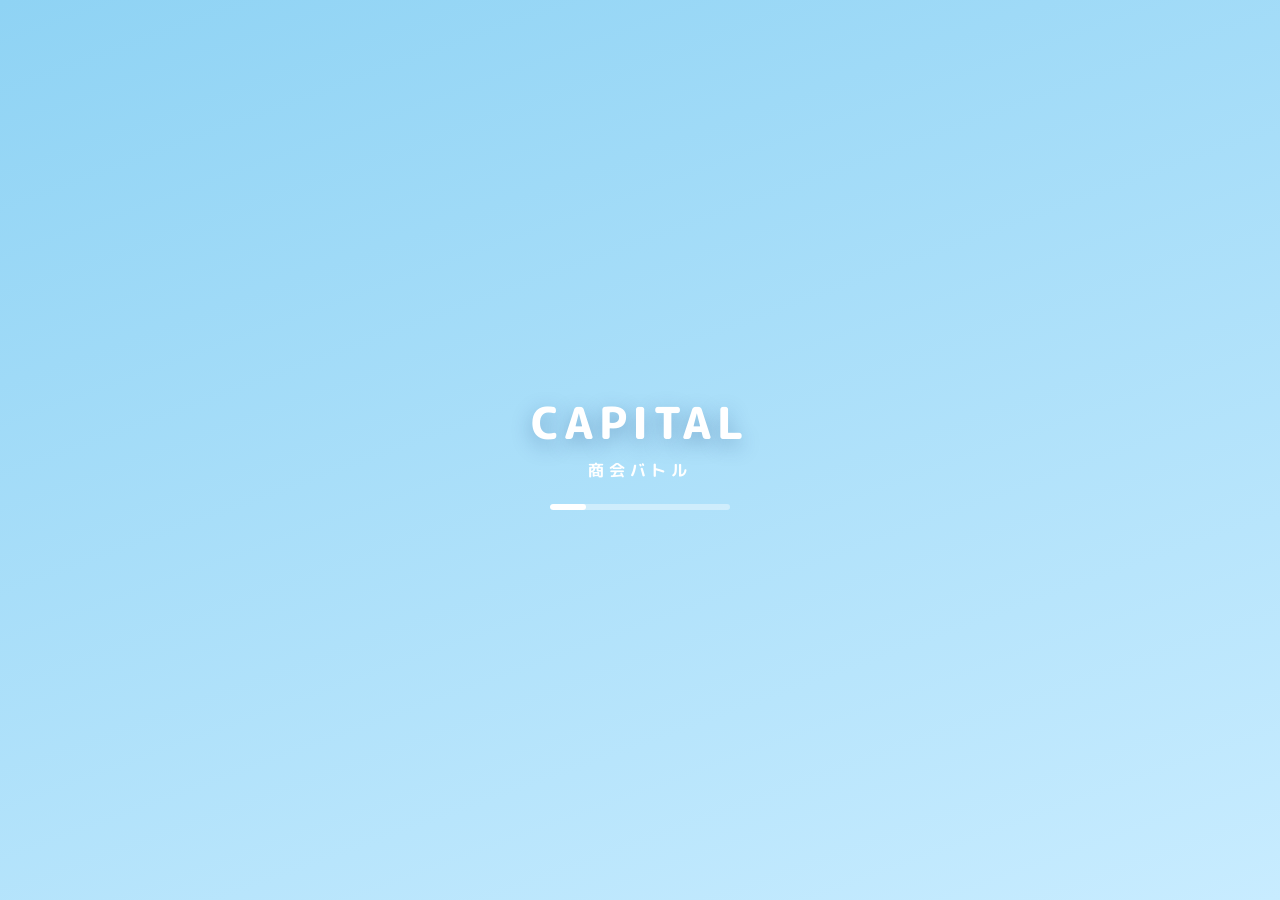
<file: index.html>
<!doctype html>
<html lang="ja">
<head>
<meta charset="utf-8">
<meta name="viewport" content="width=device-width,initial-scale=1,viewport-fit=cover,user-scalable=no">
<meta name="theme-color" content="#8fd3f4">
<meta name="apple-mobile-web-app-capable" content="yes">
<meta name="apple-mobile-web-app-status-bar-style" content="black-translucent">
<title>CAPITAL 商会バトル</title>
<link rel="manifest" href="manifest.webmanifest">
<link rel="apple-touch-icon" href="icons/icon-192.png">
<link rel="preconnect" href="https://fonts.googleapis.com"><link rel="preconnect" href="https://fonts.gstatic.com" crossorigin>
<link href="https://fonts.googleapis.com/css2?family=M+PLUS+Rounded+1c:wght@500;700;800&display=swap" rel="stylesheet">
<link rel="stylesheet" href="css/style.css">
<script type="importmap">{"imports":{"three":"./vendor/three/three.module.js","three/addons/":"./vendor/three/addons/"}}</script>
</head>
<body>
<div id="stage"></div>
<div id="labels"></div>
<div id="hud"></div>
<div id="dock"></div>
<div id="pops"></div>
<div id="sheetwrap"><div id="sheetbg" data-a="close"></div><div id="sheet"></div></div>
<div id="toast"></div>
<div id="loading"><div class="ld-logo">CAPITAL</div><div class="ld-sub">商会バトル</div><div class="ld-bar"><i></i></div></div>
<script type="module" src="js/main.js"></script>
</body>
</html>
</file>
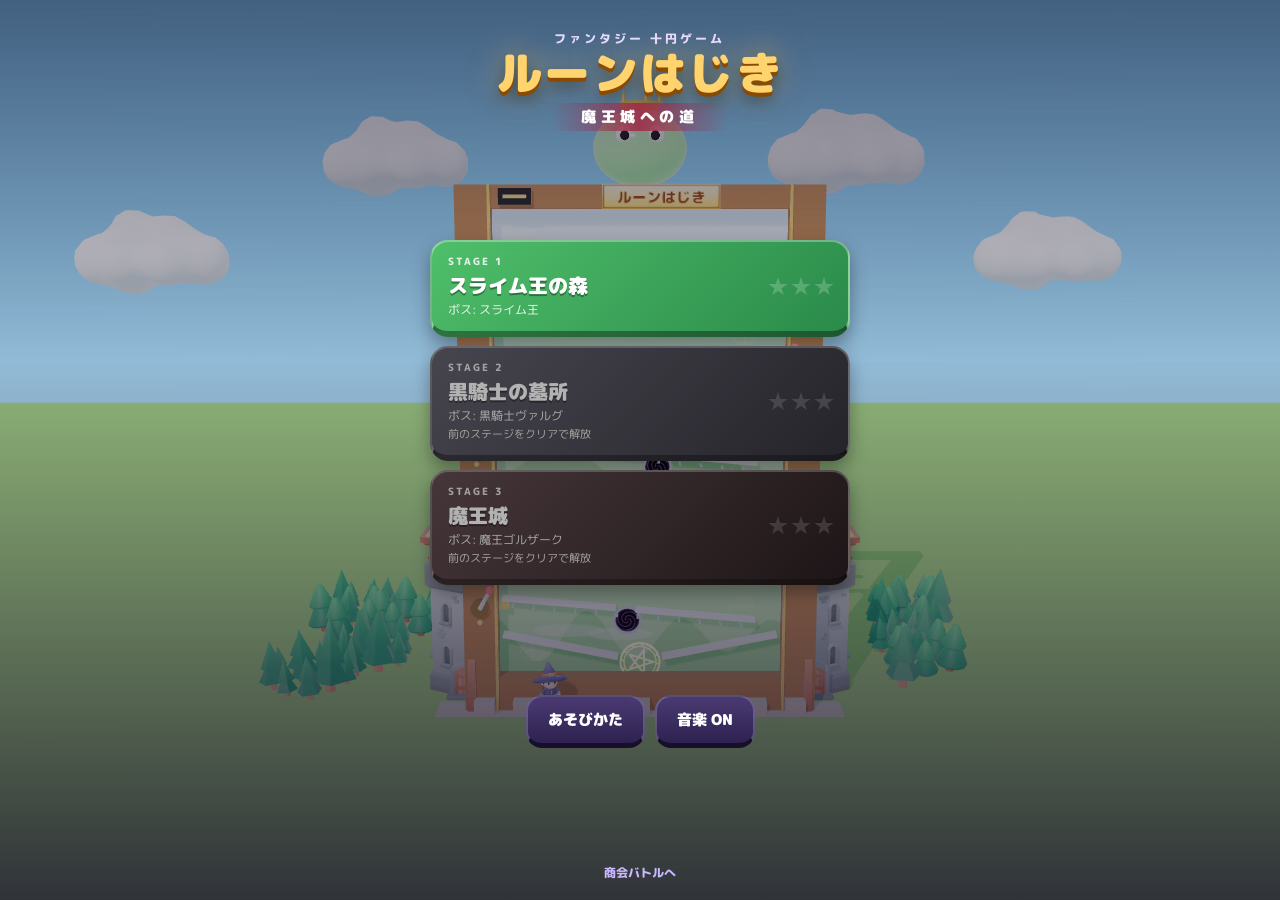
<file: rune/index.html>
<!doctype html>
<html lang="ja">
<head>
<meta charset="utf-8">
<meta name="viewport" content="width=device-width,initial-scale=1,viewport-fit=cover,user-scalable=no">
<meta name="theme-color" content="#1b1430">
<meta name="apple-mobile-web-app-capable" content="yes">
<meta name="apple-mobile-web-app-title" content="ルーンはじき">
<title>ルーンはじき</title>
<link rel="preconnect" href="https://fonts.googleapis.com">
<link href="https://fonts.googleapis.com/css2?family=M+PLUS+Rounded+1c:wght@500;800;900&display=swap" rel="stylesheet">
<link rel="stylesheet" href="style.css">
<script type="importmap">{"imports":{"three":"../vendor/three/three.module.js","three/addons/":"../vendor/three/addons/"}}</script>
</head>
<body>
<div id="stage"></div>
<div id="fx"></div>
<div id="hud"></div>
<div id="ctrl"></div>
<div id="cut"></div>
<div id="screen"></div>
<div id="loading" class="on"><div class="lt">ルーンはじき</div><div class="lb"><i></i></div></div>
<script type="module" src="game.js"></script>
</body>
</html>
</file>
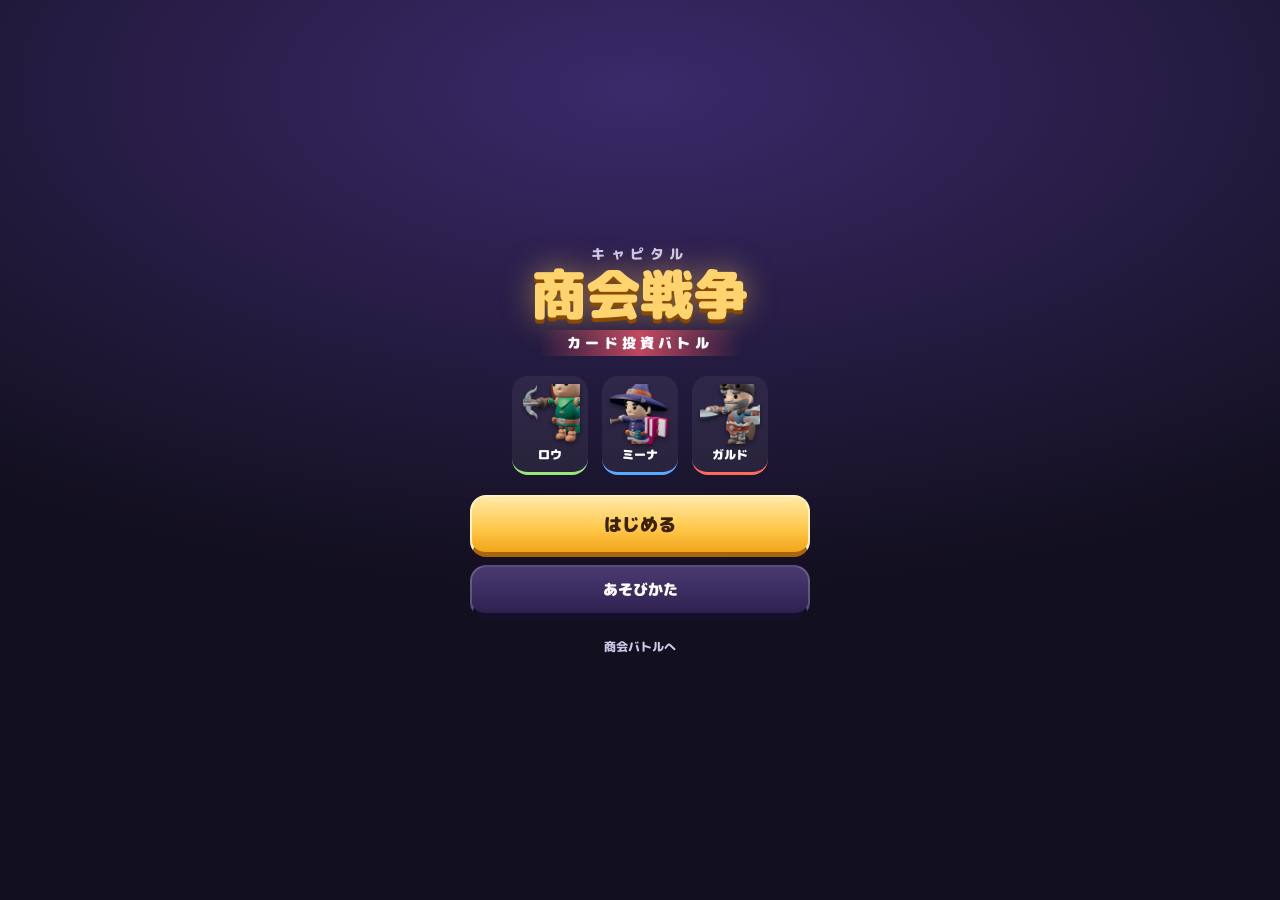
<file: war/index.html>
<!doctype html>
<html lang="ja">
<head>
<meta charset="utf-8">
<meta name="viewport" content="width=device-width,initial-scale=1,viewport-fit=cover,user-scalable=no">
<meta name="theme-color" content="#120f1e">
<meta name="apple-mobile-web-app-capable" content="yes">
<meta name="apple-mobile-web-app-title" content="商会戦争">
<title>キャピタル商会戦争</title>
<link rel="preconnect" href="https://fonts.googleapis.com">
<link href="https://fonts.googleapis.com/css2?family=M+PLUS+Rounded+1c:wght@500;800;900&display=swap" rel="stylesheet">
<link rel="stylesheet" href="style.css">
</head>
<body>
<div id="app">
  <header id="vs"></header>
  <div id="news"></div>
  <div id="board"></div>
  <div id="perks"></div>
  <div id="hand"></div>
  <div id="act"></div>
</div>
<div id="fx"></div>
<div id="screen"></div>
<script type="module" src="game.js"></script>
</body>
</html>
</file>
<file: css/style.css>
:root{
  --ink:#1f2340;--ink2:#5a5f80;--ink3:#8b90ad;--glass:rgba(255,255,255,.82);--glass2:rgba(255,255,255,.62);--line:rgba(31,35,64,.08);
  --pri:#3a7bd5;--pri2:#5b9cff;--good:#20b26b;--bad:#ff4f64;--gold:#ffb020;--card:#fff;
  --blue:#4f8cff;--red:#ff5d6c;--yellow:#ffc53d;--green:#3ccf8e;
  --r:18px;--shadow:0 10px 30px rgba(20,40,90,.18);--safeb:env(safe-area-inset-bottom);--safet:env(safe-area-inset-top);
}
*{box-sizing:border-box;-webkit-tap-highlight-color:transparent}
html,body{margin:0;height:100%;overflow:hidden;background:#8fd3f4;color:var(--ink);font-family:'M PLUS Rounded 1c',system-ui,-apple-system,'Hiragino Maru Gothic ProN',sans-serif;font-weight:700;-webkit-font-smoothing:antialiased;user-select:none;-webkit-user-select:none;touch-action:manipulation}
button{font:inherit;color:inherit;border:0;background:none;cursor:pointer}
#stage{position:fixed;inset:0}
#stage canvas{display:block;width:100%;height:100%;touch-action:none}
.num{font-variant-numeric:tabular-nums;letter-spacing:.01em}

/* 上の情報 */
#hud{position:fixed;left:0;right:0;top:0;padding:calc(var(--safet) + 10px) 12px 0;display:flex;gap:8px;align-items:center;pointer-events:none;z-index:10}
#hud>*{pointer-events:auto}
.pill{background:var(--glass);backdrop-filter:blur(14px);-webkit-backdrop-filter:blur(14px);border-radius:999px;box-shadow:0 4px 16px rgba(20,40,90,.12);padding:8px 14px;display:flex;align-items:center;gap:8px;white-space:nowrap}
.month{position:relative;padding-left:10px}
.month .ring{width:30px;height:30px;flex:none}
.month .m1{font-size:11px;color:var(--ink2);line-height:1}
.month .m2{font-size:16px;line-height:1.1}
.cash{flex:1;justify-content:center;font-size:20px}
.cash .coin{width:24px;height:24px;border-radius:50%;background:radial-gradient(circle at 35% 30%,#fff3b0,#ffc53d 45%,#e08a00);box-shadow:inset 0 -2px 0 rgba(0,0,0,.15);display:grid;place-items:center;font-size:12px;color:#8a5200}
.cash .pend{font-size:11px;color:var(--ink3);margin-left:2px}
.rank{gap:4px;font-size:15px}
.rank b{font-size:20px}
.iconbtn{width:42px;height:42px;padding:0;justify-content:center;font-size:18px}

/* 地区の名前 */
#labels{position:fixed;inset:0;pointer-events:none;z-index:5}
.dlabel{position:absolute;transform:translate(-50%,-50%);background:rgba(31,35,64,.72);color:#fff;font-size:11px;padding:4px 10px;border-radius:999px;white-space:nowrap;backdrop-filter:blur(6px)}
.dlabel small{opacity:.75;margin-left:4px}
.slabel{position:absolute;transform:translate(-50%,-100%);font-size:11px;padding:3px 8px;border-radius:10px;color:#fff;white-space:nowrap;box-shadow:0 3px 10px rgba(0,0,0,.18)}

/* 下のドック */
#dock{position:fixed;left:0;right:0;bottom:0;padding:0 12px calc(var(--safeb) + 12px);z-index:10;display:flex;flex-direction:column;gap:8px;pointer-events:none}
#dock>*{pointer-events:auto}
.evchip{align-self:center;background:var(--glass);backdrop-filter:blur(14px);-webkit-backdrop-filter:blur(14px);border-radius:14px;padding:8px 12px;font-size:12.5px;display:flex;gap:8px;align-items:center;box-shadow:0 4px 16px rgba(20,40,90,.12);max-width:100%}
.evchip .ei{font-size:20px}
.evchip .et{color:var(--ink2);font-size:11px}
.hand{display:flex;gap:8px;justify-content:center}
.card{flex:1;max-width:120px;background:linear-gradient(160deg,#fff,#f1f5ff);border-radius:16px;padding:10px 8px 8px;box-shadow:0 6px 18px rgba(20,40,90,.16);text-align:center;position:relative;transition:transform .2s;border:2px solid #fff}
.card:active{transform:scale(.96)}
.card .ci{font-size:28px;line-height:1.1;filter:drop-shadow(0 3px 4px rgba(0,0,0,.15))}
.card .cn{font-size:12.5px;margin-top:4px}
.card .cc{font-size:10.5px;color:var(--ink3)}
.card.used{opacity:.35;transform:scale(.94)}
.card.sel{border-color:var(--pri2);transform:translateY(-6px)}
.card .tag{position:absolute;top:-8px;left:50%;transform:translateX(-50%);background:var(--pri);color:#fff;font-size:10px;padding:2px 8px;border-radius:999px}
.actions{display:flex;gap:8px}
.abtn{background:var(--glass);backdrop-filter:blur(14px);-webkit-backdrop-filter:blur(14px);border-radius:16px;padding:12px 14px;font-size:14px;box-shadow:0 4px 16px rgba(20,40,90,.12);display:flex;align-items:center;gap:6px;justify-content:center}
.abtn .ai{font-size:18px}
.go{flex:1;background:linear-gradient(135deg,#ffb84d,#ff7a59);color:#fff;font-size:17px;box-shadow:0 8px 22px rgba(255,122,89,.45);letter-spacing:.05em}
.go:active{transform:scale(.97)}
.go small{font-size:11px;opacity:.9;margin-left:4px}
.badge{display:inline-grid;place-items:center;min-width:18px;height:18px;border-radius:9px;background:var(--bad);color:#fff;font-size:10.5px;padding:0 5px}

/* シート */
#sheetwrap{position:fixed;inset:0;z-index:30;pointer-events:none}
#sheetbg{position:absolute;inset:0;background:rgba(20,30,60,.28);opacity:0;transition:opacity .25s}
#sheet{position:absolute;left:0;right:0;bottom:0;max-height:86vh;overflow:auto;background:#f6f8fd;border-radius:24px 24px 0 0;padding:8px 16px calc(var(--safeb) + 18px);transform:translateY(105%);transition:transform .32s cubic-bezier(.2,.9,.25,1);box-shadow:0 -10px 40px rgba(20,40,90,.25);-webkit-overflow-scrolling:touch}
#sheetwrap.on{pointer-events:auto}
#sheetwrap.on #sheetbg{opacity:1}
#sheetwrap.on #sheet{transform:none}
.grab{width:42px;height:5px;border-radius:3px;background:#d3d8e8;margin:4px auto 10px}
.sh{display:flex;align-items:center;gap:10px;margin-bottom:12px}
.sh .si{width:46px;height:46px;border-radius:14px;display:grid;place-items:center;font-size:26px;background:#fff;box-shadow:0 4px 12px rgba(20,40,90,.1)}
.sh h3{margin:0;font-size:19px;flex:1;line-height:1.25}
.sh h3 small{display:block;font-size:12px;color:var(--ink2);font-weight:700}
.x{width:36px;height:36px;border-radius:50%;background:#e8ecf6;display:grid;place-items:center;font-size:16px;color:var(--ink2)}
.box{background:#fff;border-radius:var(--r);padding:14px;margin-bottom:10px;box-shadow:0 2px 10px rgba(20,40,90,.05)}
.lbl{font-size:12px;color:var(--ink2);margin-bottom:6px;display:flex;align-items:center;gap:6px}
.lbl .grow{flex:1}
.kv{display:flex;justify-content:space-between;padding:5px 0;font-size:14px;border-bottom:1px dashed var(--line)}
.kv:last-child{border-bottom:0}
.kv .k{color:var(--ink2)}
.up{color:var(--good)}.down{color:var(--bad)}
.big{font-size:30px;line-height:1.1}
.t3{font-size:12px;color:var(--ink3);font-weight:500;line-height:1.6}
.t2{font-size:13.5px;color:var(--ink2);line-height:1.7;font-weight:500}
.btn{border-radius:14px;padding:13px 16px;font-size:15px;background:#e8ecf6;display:inline-flex;align-items:center;justify-content:center;gap:6px}
.btn.pri{background:linear-gradient(135deg,var(--pri2),var(--pri));color:#fff;box-shadow:0 6px 16px rgba(58,123,213,.35)}
.btn.warm{background:linear-gradient(135deg,#ffb84d,#ff7a59);color:#fff;box-shadow:0 6px 16px rgba(255,122,89,.35)}
.btn.wide{width:100%}
.btn:disabled{opacity:.45}
.btn.sm{padding:8px 12px;font-size:13px;border-radius:11px}
.row{display:flex;gap:8px;align-items:center}
.grow{flex:1}
.seg{display:flex;background:#eef1f8;border-radius:12px;padding:3px;gap:3px}
.seg button{flex:1;padding:9px 2px;border-radius:9px;font-size:12.5px;color:var(--ink2);line-height:1.2}
.seg button small{display:block;font-size:10.5px;opacity:.8}
.seg button.on{background:#fff;color:var(--ink);box-shadow:0 2px 8px rgba(20,40,90,.12)}
.stepper{display:flex;align-items:center;gap:10px}
.stepper button{width:40px;height:40px;border-radius:12px;background:#eef1f8;font-size:20px}
.stepper .v{min-width:70px;text-align:center;font-size:18px}
.est{margin-top:10px;padding:12px;border-radius:14px;background:linear-gradient(135deg,#f0f6ff,#eefcf5);display:flex;align-items:center;gap:10px}
.est .ev{font-size:22px}
.goods{display:grid;grid-template-columns:1fr 1fr;gap:8px}
.good{background:#fff;border-radius:16px;padding:12px;text-align:left;border:2px solid transparent;box-shadow:0 2px 10px rgba(20,40,90,.06);position:relative}
.good.on{border-color:var(--pri2);background:#f3f8ff}
.good .gi{font-size:30px}
.good .gn{font-size:15px;margin-top:2px}
.good .gs{font-size:11.5px;color:var(--ink2);font-weight:500;margin-top:2px;line-height:1.5}
.stars{color:var(--gold);letter-spacing:1px}
.plbar{display:flex;height:16px;border-radius:8px;overflow:hidden;background:#eef1f8;margin:6px 0}
.plbar i{display:block;height:100%}
.legend{display:flex;flex-wrap:wrap;gap:4px 10px;font-size:11.5px;color:var(--ink2)}
.legend i{display:inline-block;width:9px;height:9px;border-radius:3px;margin-right:3px;vertical-align:-1px}
.rk{display:flex;align-items:center;gap:10px;padding:10px 0;border-bottom:1px solid var(--line)}
.rk:last-child{border-bottom:0}
.rk .pos{width:28px;height:28px;border-radius:50%;display:grid;place-items:center;font-size:14px;color:#fff}
.rk .nm{flex:1;font-size:15px}
.rk .nm small{display:block;font-size:11px;color:var(--ink3)}
.dot{display:inline-block;width:10px;height:10px;border-radius:50%;margin-right:5px}
.shoprow{display:flex;align-items:center;gap:10px;padding:10px 0;border-bottom:1px solid var(--line)}
.shoprow:last-child{border-bottom:0}
.shoprow .ic{font-size:24px;width:40px;height:40px;border-radius:12px;background:#f3f6fc;display:grid;place-items:center}
.res{display:flex;align-items:center;gap:10px;padding:10px 0;border-bottom:1px solid var(--line)}
.res:last-child{border-bottom:0}
.res .ri{font-size:24px}
.res svg{flex:none}
.news{font-size:13.5px;padding:6px 0;line-height:1.6;font-weight:500;border-bottom:1px dashed var(--line)}
.news:last-child{border-bottom:0}
.hero{text-align:center;padding:18px 14px;background:linear-gradient(160deg,#fff,#f2f7ff)}
.hero .big{font-size:40px}

/* 数字のポップ */
#pops{position:fixed;inset:0;pointer-events:none;z-index:20}
.pop{position:absolute;transform:translate(-50%,-50%);font-size:18px;font-weight:800;color:#fff;padding:4px 10px;border-radius:999px;animation:pop 2.2s ease-out forwards;white-space:nowrap;box-shadow:0 6px 16px rgba(0,0,0,.2)}
.pop.g{background:linear-gradient(135deg,#34d399,#16a34a)}
.pop.r{background:linear-gradient(135deg,#ff7a8a,#e11d48)}
@keyframes pop{0%{opacity:0;transform:translate(-50%,-20%) scale(.5)}15%{opacity:1;transform:translate(-50%,-60%) scale(1.15)}30%{transform:translate(-50%,-70%) scale(1)}80%{opacity:1}100%{opacity:0;transform:translate(-50%,-160%) scale(1)}}
.coinfly{position:absolute;width:20px;height:20px;border-radius:50%;background:radial-gradient(circle at 35% 30%,#fff3b0,#ffc53d 45%,#e08a00);box-shadow:0 2px 6px rgba(0,0,0,.25);transition:transform .9s cubic-bezier(.5,-0.3,.7,1),opacity .9s}

#toast{position:fixed;left:50%;top:calc(var(--safet) + 64px);transform:translate(-50%,-20px);background:rgba(31,35,64,.9);color:#fff;padding:10px 16px;border-radius:14px;font-size:13.5px;opacity:0;transition:all .3s;z-index:40;pointer-events:none;max-width:90vw;text-align:center}
#toast.on{opacity:1;transform:translate(-50%,0)}

#loading{position:fixed;inset:0;z-index:50;background:linear-gradient(160deg,#8fd3f4,#c8ecff);display:flex;flex-direction:column;align-items:center;justify-content:center;transition:opacity .5s}
#loading.off{opacity:0;pointer-events:none}
.ld-logo{font-size:44px;font-weight:800;letter-spacing:.12em;color:#fff;text-shadow:0 6px 20px rgba(20,60,120,.35)}
.ld-sub{color:#fff;font-size:16px;margin-top:4px;letter-spacing:.3em}
.ld-bar{width:180px;height:6px;border-radius:3px;background:rgba(255,255,255,.4);margin-top:22px;overflow:hidden}
.ld-bar i{display:block;height:100%;width:0;background:#fff;border-radius:3px;transition:width .3s}

/* 月の結果 */
.mhead{text-align:center;margin:4px 0 12px}
.mhead .mt{font-size:13px;color:var(--ink2)}
.mhead .mv{font-size:40px;line-height:1.1;margin-top:4px}
.rankmove{font-size:12px;margin-left:6px}
.confetti{position:fixed;top:-10px;width:8px;height:14px;z-index:45;pointer-events:none;animation:fall linear forwards}
@keyframes fall{to{transform:translateY(110vh) rotate(720deg)}}
.title{position:fixed;inset:0;z-index:35;display:flex;flex-direction:column;align-items:center;justify-content:flex-end;padding:0 20px calc(var(--safeb) + 40px);background:linear-gradient(180deg,rgba(143,211,244,0) 30%,rgba(20,40,90,.55));}
.title .tl{font-size:52px;font-weight:800;color:#fff;letter-spacing:.1em;text-shadow:0 8px 30px rgba(20,60,120,.45)}
.title .ts{color:#fff;font-size:16px;letter-spacing:.3em;margin:2px 0 24px}
.title .tb{width:100%;max-width:360px;display:flex;flex-direction:column;gap:10px}
.title .tb .btn{padding:16px;font-size:17px}
.title .tb .btn.ghost{background:rgba(255,255,255,.85)}
.ai-chip{font-size:10.5px;padding:2px 7px;border-radius:999px;background:#eef1f8;color:var(--ink2);margin-left:6px}
.evchip.grand{background:linear-gradient(135deg,#fff4dc,#ffe7f0)}
.shoprow:disabled{opacity:.45}
#sheet.half{max-height:52vh}
#sheetwrap.on #sheet.half~*{}
.insight .irow{display:flex;align-items:center;gap:8px;padding:5px 0;font-size:13px}
.insight .ii{width:22px;text-align:center}
.insight .in{width:34px;color:var(--ink2)}
.insight .ib{flex:1;height:8px;border-radius:4px;background:#eef1f8;overflow:hidden}
.insight .ib i{display:block;height:100%;background:linear-gradient(90deg,#7fc8ff,#3a7bd5);border-radius:4px}
.insight .id{min-width:30px;display:flex;justify-content:flex-end}
.insight .id .dot{margin:0 0 0 2px}
.tagg{font-size:10.5px;padding:2px 7px;border-radius:999px;white-space:nowrap}
.tagg.g{background:#e3f8ec;color:#16a34a}.tagg.y{background:#fff4dc;color:#b7791f}.tagg.r{background:#ffe4e8;color:#e11d48}
.insight .hint{margin-top:8px;padding:8px 10px;border-radius:10px;background:#f3f8ff;font-size:13px;line-height:1.6}
.card .ci{position:relative}
.card .cspec{position:absolute;right:6px;bottom:-4px;font-size:18px;background:#fff;border-radius:50%;width:24px;height:24px;display:grid;place-items:center;box-shadow:0 2px 6px rgba(0,0,0,.15)}
.dlabel{pointer-events:auto;border:0;font:inherit;font-weight:700;cursor:pointer}
.why{font-size:12.5px;color:var(--ink2);background:#f6f8fd;border-radius:10px;padding:6px 10px;margin:-4px 0 8px;line-height:1.6;font-weight:500}
.outl{display:flex;flex-wrap:wrap;gap:6px 12px;font-size:13px}
.insight .spl{font-size:11.5px;color:#16a34a;margin:-2px 0 4px 64px}
.fun{display:flex;align-items:center;gap:8px;padding:4px 0;font-size:12.5px}
.fun .fn{width:72px;color:var(--ink2)}
.fun .fb{flex:1;height:12px;border-radius:6px;background:#eef1f8;overflow:hidden}
.fun .fb i{display:block;height:100%;background:linear-gradient(90deg,#ffb84d,#ff7a59);border-radius:6px}
.fun .fv{width:84px;text-align:right}
.fun .fv small{display:block;font-size:10px;color:var(--ink3)}
.funmini{font-size:11.5px;color:var(--ink3);margin-top:3px}
.roi{margin-top:8px;padding:8px 10px;border-radius:10px;font-size:12.5px;line-height:1.6;font-weight:500}
.roi.g{background:#e9f9f0}.roi.r{background:#fff0f2}
.src{width:100%;border-collapse:collapse;font-size:12.5px}
.src th{font-size:10.5px;color:var(--ink3);font-weight:700;text-align:right;padding:2px 4px}
.src td{padding:6px 4px;border-top:1px solid var(--line);text-align:right}
.src td:first-child{text-align:left;font-weight:500}
.sh{position:sticky;top:-8px;z-index:3;background:#f6f8fd;margin:0 -16px 12px;padding:10px 16px 10px;box-shadow:0 8px 12px -12px rgba(20,40,90,.25)}
.sh h3{white-space:normal}
.alertbox{background:linear-gradient(135deg,#fff6e8,#fff)}
.alertchip{align-self:center;background:#fff3dc;color:#b45309}
.pr{padding:8px 0;border-bottom:1px dashed var(--line)}
.pr:last-child{border-bottom:0}
.stickybar{position:sticky;bottom:calc(-18px - var(--safeb));margin:0 -16px;padding:10px 16px calc(var(--safeb) + 14px);background:linear-gradient(180deg,rgba(246,248,253,0),#f6f8fd 30%)}
.stockbar{position:relative;height:6px;border-radius:3px;background:#eef1f8;margin:5px 0 2px;overflow:visible}
.stockbar i{display:block;height:100%;border-radius:3px}
.stockbar b{position:absolute;top:-2px;width:2px;height:10px;background:#1f2340;opacity:.35}
.rank .rt{font-size:15px;margin-left:2px}
.tierbox{display:flex;align-items:center;gap:12px}
.tierbox.up{background:linear-gradient(135deg,#fff7d6,#fff)}
.tierbox.down{background:linear-gradient(135deg,#eef0f4,#fff)}
.crew{margin-top:8px}
.cm{display:flex;align-items:center;gap:8px;padding:6px 0;border-bottom:1px dashed var(--line)}
.cm .cf{font-size:24px;width:34px;text-align:center}
.cm.gone{opacity:.45}
.cm.new{background:#f0fdf4;border-radius:10px;padding:6px}
.rank{padding:8px 10px}
.month{min-width:0}
.month .m1{white-space:nowrap;overflow:hidden;text-overflow:ellipsis;max-width:120px}
.cface{border-radius:50%;background:radial-gradient(circle at 50% 40%,#fff,#e3ecfa);box-shadow:0 2px 6px rgba(20,40,90,.15);flex:none}
.quest{padding:8px 0;border-bottom:1px dashed var(--line)}
.quest:last-child{border-bottom:0}
.actions .abtn{padding:12px 10px}

/* ── 手ざわり */
button,[data-a],.card{-webkit-tap-highlight-color:transparent;transition:transform .32s cubic-bezier(.34,1.8,.5,1),filter .2s,box-shadow .2s;touch-action:manipulation;user-select:none;-webkit-user-select:none}
.prs{transform:scale(.93)!important;filter:brightness(.94);transition:transform .07s ease-out,filter .07s!important}
.rel{animation:relb .42s cubic-bezier(.34,1.8,.5,1)}
@keyframes relb{0%{transform:scale(.93)}55%{transform:scale(1.04)}100%{transform:scale(1)}}
.rip{position:absolute;border-radius:50%;background:radial-gradient(circle,rgba(255,255,255,.55) 0,rgba(255,255,255,.25) 45%,rgba(255,255,255,0) 70%);transform:scale(0);animation:rip .55s ease-out forwards;pointer-events:none}
@keyframes rip{to{transform:scale(1);opacity:0}}
.btn:not(.pri):not(.warm) .rip,.seg .rip,.stepper .rip{background:radial-gradient(circle,rgba(58,123,213,.22) 0,rgba(58,123,213,.1) 45%,rgba(58,123,213,0) 70%)}
#sheetwrap.on #sheet{transform:none;animation:shin .42s cubic-bezier(.22,1.25,.36,1)}
@keyframes shin{from{transform:translateY(100%)}to{transform:none}}
.sw{display:flex;align-items:center;justify-content:space-between;width:100%;padding:10px 4px;font-size:14.5px;border-bottom:1px solid #eef1f8}
.sw i{width:46px;height:28px;border-radius:14px;background:#d6dcea;position:relative;transition:background .25s}
.sw i::after{content:'';position:absolute;left:3px;top:3px;width:22px;height:22px;border-radius:50%;background:#fff;box-shadow:0 2px 6px rgba(20,40,90,.25);transition:transform .35s cubic-bezier(.34,1.8,.5,1)}
.sw.on i{background:#3ccf8e}.sw.on i::after{transform:translateX(18px)}
.card{transition:transform .35s cubic-bezier(.34,1.8,.5,1),box-shadow .25s}
.ripw{position:absolute;inset:0;border-radius:inherit;overflow:hidden;pointer-events:none}
#dock .card.fresh{animation:cardin .5s cubic-bezier(.34,1.6,.5,1) backwards}
#dock .card.fresh:nth-child(2){animation-delay:.05s}#dock .card.fresh:nth-child(3){animation-delay:.1s}#dock .card.fresh:nth-child(4){animation-delay:.15s}#dock .card.fresh:nth-child(5){animation-delay:.2s}
@keyframes cardin{from{transform:translateY(40px) rotate(-6deg);opacity:0}}
.go{animation:gopulse 2.4s ease-in-out infinite}
@keyframes gopulse{0%,100%{box-shadow:0 8px 22px rgba(255,122,89,.45)}50%{box-shadow:0 8px 30px rgba(255,122,89,.75)}}
.tagg{background:#eef1f8;color:var(--ink2)}.tagg.b{background:#e3ecff;color:#2f5fd0}
.badge.g{background:#3ccf8e;min-width:10px;height:10px;padding:0;font-size:0}
.chips{display:flex;flex-wrap:wrap;gap:6px}
.chip{padding:7px 10px;border-radius:999px;background:#eef1f8;font-size:12.5px;color:var(--ink2)}
.chip.on{background:var(--pri);color:#fff;box-shadow:0 3px 10px rgba(58,123,213,.3)}
.seg.tabs6 button{font-size:11.5px;padding:8px 1px;white-space:nowrap}.seg.tabs6 .badge{min-width:15px;height:15px;font-size:9.5px}
.inp{width:100%;font:inherit;font-size:16px;padding:11px 12px;border-radius:12px;border:2px solid #e3e8f5;background:#fff;outline:none}
.inp:focus{border-color:var(--pri)}
#mpwait{position:fixed;left:50%;top:calc(env(safe-area-inset-top,0px) + 70px);transform:translateX(-50%);z-index:40;background:rgba(255,255,255,.95);backdrop-filter:blur(12px);-webkit-backdrop-filter:blur(12px);border-radius:16px;padding:10px 14px;box-shadow:0 8px 26px rgba(20,40,90,.22);font-size:13.5px;text-align:center;max-width:calc(100vw - 32px);animation:shin .4s cubic-bezier(.22,1.25,.36,1)}
#mpwait .btn{margin-top:6px}
.title .tb .btn.ghost+.btn.ghost{margin-top:0}
body:has(.title) #dock,body:has(.title) #labels{opacity:0;pointer-events:none;transition:opacity .3s}
.pill.bump{animation:bump .5s cubic-bezier(.34,1.8,.5,1)}.pill.dip{animation:dip .45s ease-out}
@keyframes bump{30%{transform:scale(1.12)}100%{transform:scale(1)}}
@keyframes dip{25%{transform:translateY(3px) scale(.97)}100%{transform:none}}
#mpnet{position:fixed;left:50%;top:calc(env(safe-area-inset-top,0px) + 62px);transform:translateX(-50%);z-index:41;background:#fff3dc;color:#b45309;border-radius:999px;padding:6px 14px;font-size:12.5px;box-shadow:0 6px 18px rgba(20,40,90,.18);white-space:nowrap;max-width:calc(100vw - 24px);overflow:hidden;text-overflow:ellipsis}
.stamp{position:fixed;bottom:42vh;z-index:45;display:flex;flex-direction:column;align-items:flex-start;gap:2px;pointer-events:none;animation:stampin 3.2s cubic-bezier(.22,1.25,.36,1) forwards}
.stamp .sn{color:#fff;font-size:11px;padding:2px 8px;border-radius:999px}
.stamp .ss{background:#fff;border-radius:18px 18px 18px 4px;padding:8px 14px;font-size:22px;font-weight:800;box-shadow:0 8px 24px rgba(20,40,90,.25)}
@keyframes stampin{0%{transform:translateY(30px) scale(.6);opacity:0}12%{transform:none;opacity:1}80%{transform:translateY(-30px);opacity:1}100%{transform:translateY(-60px);opacity:0}}
.stray{display:flex;flex-wrap:wrap;gap:6px;justify-content:center;background:rgba(255,255,255,.92);backdrop-filter:blur(12px);-webkit-backdrop-filter:blur(12px);border-radius:16px;padding:8px;box-shadow:0 6px 18px rgba(20,40,90,.16)}
.stb{background:#eef1f8;border-radius:12px;padding:6px 10px;font-size:15px}
.winbox{background:linear-gradient(135deg,#fff8e6,#fff)}
/* ── チュートリアル */
#tut{position:fixed;inset:0;z-index:60;background:rgba(18,28,58,.55);backdrop-filter:blur(6px);-webkit-backdrop-filter:blur(6px);display:grid;place-items:center;padding:16px;animation:tfade .25s ease-out}
#tut.out{animation:tfade .25s ease-in reverse forwards}
@keyframes tfade{from{opacity:0}}
.tcard{position:relative;width:100%;max-width:380px;background:#fff;border-radius:28px;overflow:hidden;box-shadow:0 24px 60px rgba(10,20,50,.4);padding-bottom:14px}
.tcard.tpopin{animation:tpop .45s cubic-bezier(.34,1.6,.5,1)}.tcard.fromR{animation:tfromR .35s cubic-bezier(.22,1.2,.36,1)}.tcard.fromL{animation:tfromL .35s cubic-bezier(.22,1.2,.36,1)}
@keyframes tpop{from{transform:scale(.85);opacity:0}}@keyframes tfromR{from{transform:translateX(60px) rotate(2deg);opacity:0}}@keyframes tfromL{from{transform:translateX(-60px) rotate(-2deg);opacity:0}}
.tprog{position:absolute;top:12px;left:16px;right:80px;display:flex;gap:4px;z-index:2}
.tprog i{flex:1;height:5px;border-radius:3px;background:rgba(255,255,255,.4)}.tprog i.done{background:rgba(255,255,255,.9)}.tprog i.on{background:#fff;box-shadow:0 0 8px rgba(255,255,255,.9)}
.tskip{position:absolute;top:4px;right:10px;z-index:2;color:#fff;font-size:13px;padding:6px 8px;opacity:.9;text-shadow:0 1px 4px rgba(0,0,0,.25)}
.thero{position:relative;height:190px;display:grid;place-items:center;overflow:hidden}
.thero::after{content:'';position:absolute;inset:auto -10% -40px;height:80px;background:#fff;border-radius:50%}
.tem{font-size:92px;filter:drop-shadow(0 12px 18px rgba(0,0,0,.25));animation:tfloat 2.6s ease-in-out infinite;position:relative;z-index:1}
@keyframes tfloat{50%{transform:translateY(-10px) rotate(-4deg)}}
.ttag{position:absolute;left:16px;top:30px;background:rgba(255,255,255,.92);color:#333;font-size:12px;font-weight:800;padding:4px 10px;border-radius:999px;letter-spacing:.05em}
.tsp{position:absolute;color:#fff;opacity:.85;animation:ttw 1.8s ease-in-out infinite}.tsp.s1{left:22%;top:42%;font-size:22px}.tsp.s2{right:20%;top:30%;font-size:16px;animation-delay:.6s}.tsp.s3{right:28%;bottom:48px;font-size:26px;animation-delay:1.1s}
@keyframes ttw{50%{transform:scale(1.5);opacity:.3}}
.tbody{padding:4px 22px 6px;text-align:center}
.tbody h2{margin:0 0 6px;font-size:22px;line-height:1.3;font-weight:800}
.tbody p{margin:0;font-size:14.5px;color:var(--ink2);line-height:1.6}
.tvis{margin:14px 0 4px;min-height:74px;display:flex;flex-direction:column;align-items:center;gap:8px}
.tv-note{font-size:12px;color:var(--ink3)}
.tv-eq{display:flex;align-items:center;gap:4px;flex-wrap:wrap;justify-content:center}
.tv-eq>span{display:flex;flex-direction:column;align-items:center;background:#f3f6fd;border-radius:14px;padding:6px 8px;font-size:22px;animation:tbounce .5s cubic-bezier(.34,1.8,.5,1) backwards}
.tv-eq>span:nth-of-type(2){animation-delay:.08s}.tv-eq>span:nth-of-type(3){animation-delay:.16s}.tv-eq>span:nth-of-type(4){animation-delay:.24s}
.tv-eq small{font-size:10px;color:var(--ink2)}.tv-eq i{font-style:normal;font-weight:800;color:var(--ink3)}
@keyframes tbounce{from{transform:scale(.3);opacity:0}}
.tv-row{display:flex;gap:8px;flex-wrap:wrap;justify-content:center}
.tv-ic{width:56px;height:56px;border-radius:18px;background:#f3f6fd;display:grid;place-items:center;font-size:30px;animation:tbounce .5s cubic-bezier(.34,1.8,.5,1) backwards}
.tv-pill{background:#f3f6fd;border-radius:999px;padding:7px 12px;font-size:13px;font-weight:700;animation:tbounce .45s cubic-bezier(.34,1.8,.5,1) backwards}
.tv-pill.r{background:#ffe4e8;color:#d6274f}.tv-pill.g{background:#e3f8ec;color:#178a4c}
.tv-sl{width:100%;max-width:260px;display:flex;flex-direction:column;gap:7px}
.tv-sl div{display:flex;align-items:center;gap:8px;font-size:12.5px}.tv-sl span{width:64px;text-align:left}
.tv-sl b{flex:1;height:10px;border-radius:5px;background:#e8ecf6;position:relative;overflow:hidden}
.tv-sl b::after{content:'';position:absolute;inset:0 auto 0 0;width:var(--w);background:linear-gradient(90deg,#4f8cff,#3ccf8e);border-radius:5px;animation:tslide 1.6s ease-in-out infinite alternate}
@keyframes tslide{from{width:15%}}
.tv-cards{display:flex;justify-content:center;gap:0;height:84px}
.tv-cards span{width:68px;height:84px;margin:0 -4px;background:linear-gradient(160deg,#fff,#eef2ff);border:2px solid #fff;border-radius:14px;box-shadow:0 6px 14px rgba(20,40,90,.18);display:flex;flex-direction:column;align-items:center;justify-content:center;font-size:28px;transform:rotate(var(--r));animation:tdeal .5s cubic-bezier(.34,1.6,.5,1) backwards}
.tv-cards span:nth-child(2){animation-delay:.1s;transform:rotate(var(--r)) translateY(-6px)}.tv-cards span:nth-child(3){animation-delay:.2s}
.tv-cards small{font-size:9.5px;color:var(--ink2);margin-top:2px}
@keyframes tdeal{from{transform:translateY(40px) rotate(-20deg);opacity:0}}
.tv-bars{display:flex;align-items:flex-end;gap:6px;height:64px}
.tv-bars b{width:20px;height:var(--h);border-radius:6px 6px 3px 3px;background:linear-gradient(180deg,#ffcf5c,#f2a51a);animation:tgrow .6s cubic-bezier(.34,1.6,.5,1) backwards}
@keyframes tgrow{from{height:0}}
.tv-bonus{display:flex;gap:8px;width:100%}
.tv-bonus div{flex:1;background:#fff6fb;border-radius:16px;padding:8px;display:flex;flex-direction:column;align-items:center;font-size:26px;animation:tbounce .5s cubic-bezier(.34,1.8,.5,1) backwards}
.tv-bonus b{font-size:13px}.tv-bonus small{font-size:10px;color:var(--ink2);line-height:1.3}.tv-bonus em{font-style:normal;font-weight:800;color:#e05aa8;font-size:16px}
.tv-go{background:linear-gradient(135deg,#ffb84d,#ff7a59);color:#fff;font-weight:800;border-radius:16px;padding:14px 30px;box-shadow:0 8px 22px rgba(255,122,89,.45);animation:gopulse 1.4s ease-in-out infinite,tbeat 1.4s ease-in-out infinite}
@keyframes tbeat{50%{transform:scale(1.06)}}
.tnav{display:flex;align-items:center;gap:10px;padding:8px 18px 0}
.tnav .tback{width:52px;padding:13px 0}.tnav .tnext{flex:1}.tcount{font-size:12px;color:var(--ink3);min-width:42px;text-align:center}
.tmore{display:block;margin:10px auto 0;font-size:13px;color:var(--pri)}
/* ── はじめての道案内 */
#coach{position:fixed;z-index:20;pointer-events:none;transform:translate(-50%,-50%)}
#coach .cring{position:absolute;left:50%;top:50%;width:70px;height:70px;margin:-35px 0 0 -35px;border-radius:50%;border:4px solid #fff;box-shadow:0 0 0 4px rgba(255,184,77,.8);animation:cring 1.4s ease-out infinite}
@keyframes cring{from{transform:scale(.5);opacity:1}to{transform:scale(1.4);opacity:0}}
#coach .cfinger{font-size:44px;position:relative;left:14px;top:34px;filter:drop-shadow(0 4px 6px rgba(0,0,0,.35));animation:cpoke 1s ease-in-out infinite}
#coach .cfinger.down{left:0;top:0;animation:cpokeD 1s ease-in-out infinite}
@keyframes cpoke{50%{transform:translate(-4px,-10px)}}@keyframes cpokeD{50%{transform:translateY(8px)}}
#coach .cbub{position:absolute;left:50%;bottom:58px;transform:translateX(-50%);white-space:nowrap;background:#fff;border-radius:16px;padding:8px 14px;font-size:13.5px;text-align:center;box-shadow:0 8px 24px rgba(20,40,90,.3);animation:tbounce .5s cubic-bezier(.34,1.8,.5,1)}
#coach .cbub::after{content:'';position:absolute;left:50%;bottom:-7px;margin-left:-8px;border:8px solid transparent;border-bottom:0;border-top-color:#fff}
#coach.cgo{transform:translate(-50%,-100%);display:flex;flex-direction:column;align-items:center}
#coach.cgo .cbub{position:relative;left:auto;bottom:auto;transform:none;margin-bottom:2px}
#coach.cgo{transform:none;align-items:flex-end}
#coach.cgo .cfinger.down{margin-right:var(--fx,20px)}
body.coaching .dlabel{opacity:.3}
/* ── ライバルの列(右上) */
#rivals{position:fixed;right:8px;top:calc(var(--safet) + 68px);z-index:9;display:flex;flex-direction:column;gap:6px;pointer-events:none}
.rv{pointer-events:auto;position:relative;width:54px;display:flex;flex-direction:column;align-items:center;gap:0}
.rvf{width:44px;height:44px;border-radius:50%;background:#fff;border:3px solid var(--c);overflow:hidden;display:grid;place-items:center;box-shadow:0 4px 12px rgba(20,40,90,.22)}
.rvf img{width:52px;height:52px;object-fit:cover;margin-top:4px}
.rv.me .rvf{box-shadow:0 0 0 3px #fff,0 4px 14px rgba(20,40,90,.3)}
.rvr{position:absolute;left:0;top:-2px;width:18px;height:18px;border-radius:50%;background:var(--c);color:#fff;font-size:11px;font-weight:800;display:grid;place-items:center;border:2px solid #fff}
.rvn{font-size:9.5px;font-weight:800;color:#fff;text-shadow:0 1px 3px rgba(0,0,0,.6);margin-top:-2px;max-width:58px;overflow:hidden;white-space:nowrap;text-overflow:ellipsis}
.rvs{position:absolute;right:-2px;top:24px;font-size:9px;background:#fff;border-radius:999px;padding:0 4px;box-shadow:0 1px 4px rgba(0,0,0,.2)}
.rv.think .rvf{animation:thinkb 1s ease-in-out infinite}
.rv.think::after{content:'💭';position:absolute;left:-14px;top:-8px;font-size:18px;animation:thinkp 1s ease-in-out infinite}
@keyframes thinkb{50%{transform:translateY(-3px)}}@keyframes thinkp{50%{transform:scale(1.2) translateY(-2px)}}
.rv.talk .rvf{animation:talkb .35s ease-in-out 4}
@keyframes talkb{50%{transform:scale(1.12)}}
.rsay{position:fixed;z-index:46;max-width:min(62vw,240px);background:#fff;border-radius:16px 4px 16px 16px;padding:8px 12px;font-size:12.5px;line-height:1.45;box-shadow:0 8px 24px rgba(20,40,90,.28);animation:rsayin .4s cubic-bezier(.34,1.6,.5,1)}
.rsay.out{animation:rsayout .3s ease-in forwards}
@keyframes rsayin{from{transform:translateX(20px) scale(.6);opacity:0}}@keyframes rsayout{to{transform:translateX(20px);opacity:0}}
/* ── VS */
#vs{position:fixed;inset:0;z-index:58;background:radial-gradient(circle at 50% 40%,rgba(60,80,160,.75),rgba(10,15,40,.92));display:grid;place-items:center;padding:16px;animation:tfade .3s}
#vs.out{animation:tfade .35s reverse forwards}
.vsin{width:100%;max-width:400px;text-align:center;color:#fff}
.vst{font-size:26px;font-weight:800;animation:tpop .5s cubic-bezier(.34,1.6,.5,1)}
.vss{font-size:13px;opacity:.85;margin:2px 0 14px}
.vsme{display:flex;align-items:center;gap:12px;justify-content:center;animation:tfromL .5s cubic-bezier(.22,1.2,.36,1)}
.vsme b{font-size:20px;display:block;text-align:left}.vsme small{font-size:12px;opacity:.8}
.vf{display:grid;place-items:center;border-radius:50%;background:#fff;border:4px solid var(--c);overflow:hidden;box-shadow:0 0 24px color-mix(in srgb,var(--c) 70%,transparent)}
.vf img{object-fit:cover;margin-top:6px}
.vsx{font-size:54px;font-weight:900;font-style:italic;letter-spacing:.05em;margin:6px 0;background:linear-gradient(180deg,#fff3b0,#ffb84d);-webkit-background-clip:text;background-clip:text;color:transparent;filter:drop-shadow(0 4px 10px rgba(255,140,60,.6));animation:vsx .7s cubic-bezier(.34,1.8,.5,1) .15s backwards}
@keyframes vsx{from{transform:scale(3) rotate(-15deg);opacity:0}}
.vsr{display:flex;gap:8px}
.vsc{flex:1;background:rgba(255,255,255,.1);border:1px solid rgba(255,255,255,.18);border-radius:18px;padding:10px 4px;display:flex;flex-direction:column;align-items:center;gap:2px;animation:tfromR .5s cubic-bezier(.22,1.2,.36,1) backwards}
.vsc b{font-size:15px}.vsc small{font-size:10.5px;opacity:.8}.vsc q{font-size:10.5px;line-height:1.4;opacity:.95;margin-top:4px;quotes:'「' '」'}
.vsgo{margin-top:18px;width:100%;font-size:18px;padding:16px;animation:tbeat 1.2s ease-in-out infinite}
.gstart{position:fixed;inset:0;z-index:59;display:flex;flex-direction:column;align-items:center;justify-content:center;pointer-events:none}
.gstart div{font-size:46px;font-weight:900;font-style:italic;color:#fff;-webkit-text-stroke:2px #ff7a59;text-shadow:0 6px 0 #ff7a59,0 10px 30px rgba(255,122,89,.6);animation:gs 2s cubic-bezier(.34,1.6,.5,1) forwards}
.gstart small{color:#fff;font-weight:800;text-shadow:0 2px 6px rgba(0,0,0,.4);animation:gs 2s cubic-bezier(.34,1.6,.5,1) .1s forwards;opacity:0}
@keyframes gs{0%{transform:scale(.2);opacity:0}20%{transform:scale(1.1);opacity:1}30%{transform:scale(1)}80%{opacity:1;transform:scale(1)}100%{opacity:0;transform:scale(1.3)}}
/* ── 月の見出し */
.mbanner{position:fixed;left:0;right:0;top:34%;z-index:44;pointer-events:none;text-align:center;color:#fff;background:linear-gradient(90deg,transparent,rgba(30,50,110,.75) 20%,rgba(30,50,110,.75) 80%,transparent);padding:10px 0;animation:mb 1.7s cubic-bezier(.22,1,.36,1) forwards}
.mbanner div{font-size:44px;font-weight:900;line-height:1.1}.mbanner small{font-size:12px;opacity:.85}.mbanner em{display:block;font-style:normal;font-size:13px;font-weight:800;color:#ffd36e;letter-spacing:.2em}
@keyframes mb{0%{transform:translateX(-100%)}18%{transform:none}82%{transform:none;opacity:1}100%{transform:translateX(100%);opacity:0}}
/* ── やること */
#quest{position:fixed;left:12px;top:calc(var(--safet) + 68px);z-index:9;max-width:calc(100vw - 100px);width:230px;background:rgba(255,255,255,.95);backdrop-filter:blur(12px);-webkit-backdrop-filter:blur(12px);border-radius:16px;padding:8px 12px;box-shadow:0 6px 20px rgba(20,40,90,.2);border-left:5px solid #ffb84d;pointer-events:none}
#quest.qin{animation:tfromL .45s cubic-bezier(.22,1.2,.36,1)}
#quest .qh{font-size:11px;font-weight:800;color:#e07b1a;display:flex;justify-content:space-between}#quest .qh span{color:var(--ink3)}
#quest .qt{font-size:13.5px;line-height:1.45;margin-top:2px}
.qclear{position:fixed;left:24px;top:calc(var(--safet) + 74px);z-index:47;font-size:22px;font-weight:900;color:#16a34a;background:#fff;border-radius:14px;padding:6px 14px;box-shadow:0 8px 24px rgba(22,163,74,.35);pointer-events:none;animation:gs 1.3s cubic-bezier(.34,1.6,.5,1) forwards}
/* ── 建設モード */
.abtn.build{background:linear-gradient(135deg,#7cc7ff,#4f7cff);color:#fff;font-weight:800;box-shadow:0 6px 16px rgba(79,124,255,.4)}
.actions{gap:6px}.actions .abtn{padding:10px 8px;font-size:13px;flex-direction:column;gap:0;line-height:1.15;min-width:0}.actions .abtn .ai{font-size:20px}.actions .abtn.go{flex:1.6;flex-direction:row;font-size:16px}
.btray{background:rgba(255,255,255,.96);backdrop-filter:blur(14px);-webkit-backdrop-filter:blur(14px);border-radius:22px;padding:10px 12px 12px;box-shadow:0 -6px 30px rgba(20,40,90,.22);animation:shin .4s cubic-bezier(.22,1.25,.36,1)}
.bth{display:flex;align-items:center;justify-content:space-between;margin-bottom:8px;font-size:15px}
.bx{width:32px;height:32px;border-radius:50%;background:#eef1f8;font-size:14px}
.bcards{display:flex;gap:8px;overflow-x:auto;padding:4px 2px 8px;scroll-snap-type:x mandatory;-webkit-overflow-scrolling:touch}
.bcard{flex:0 0 108px;scroll-snap-align:start;background:linear-gradient(160deg,#fff,#eef3ff);border:2px solid #fff;border-radius:18px;padding:10px 6px;display:flex;flex-direction:column;align-items:center;gap:2px;box-shadow:0 6px 16px rgba(20,40,90,.14);animation:cardin .45s cubic-bezier(.34,1.6,.5,1) backwards}
.bcard .bi{font-size:36px;filter:drop-shadow(0 4px 4px rgba(0,0,0,.15))}.bcard b{font-size:14px}.bcard small{font-size:10px;color:var(--ink2);line-height:1.3;min-height:26px;text-align:center}.bcard em{font-style:normal;font-weight:800;color:#e07b1a;font-size:13px;margin-top:2px}
.bcard.on{border-color:var(--pri);box-shadow:0 0 0 3px rgba(79,124,255,.35),0 6px 16px rgba(20,40,90,.14)}
.bcard.poor{opacity:.5}
.bres{display:flex;flex-wrap:wrap;gap:6px;align-items:center;justify-content:center;margin-bottom:8px}
.blegend{display:flex;justify-content:center;gap:10px;font-size:12.5px;font-weight:800;margin-bottom:4px}.blegend span{color:var(--c)}
.bconf{display:flex;gap:10px;align-items:stretch;margin-bottom:10px}
.bstat{flex:0 0 112px;border-radius:16px;background:color-mix(in srgb,var(--c) 14%,#fff);border:2px solid var(--c);display:flex;flex-direction:column;align-items:center;justify-content:center;padding:6px}
.bstat span{font-size:26px;color:var(--c);font-weight:900;line-height:1}.bstat b{font-size:20px;color:var(--c)}.bstat small{font-size:10px;color:var(--ink2)}
.bfacts{flex:1;font-size:12.5px;display:flex;flex-direction:column;gap:3px;justify-content:center}
.bgo{font-size:17px;padding:15px;animation:tbeat 1.3s ease-in-out infinite}
.fcoin{position:fixed;left:0;top:0;z-index:70;width:22px;height:22px;border-radius:50%;background:radial-gradient(circle at 35% 35%,#fff3b0,#ffc53d 55%,#d97706);color:#a15c00;font-size:11px;font-weight:900;display:grid;place-items:center;pointer-events:none;box-shadow:0 2px 6px rgba(0,0,0,.25)}
.pill.cash .pend{font-size:10px;color:var(--ink3);margin-left:6px;white-space:nowrap}
body.placing .dlabel{opacity:.25}
.actions .abtn{flex:1;justify-content:center}.actions .abtn.build{flex:1.15}.actions .abtn.go{flex:1.9}
/* ── エフェクト */
#fxl{position:fixed;inset:0;z-index:80;pointer-events:none;overflow:hidden}
.fxp{position:absolute;left:0;top:0;border-radius:50%;margin:-4px 0 0 -4px;box-shadow:0 0 6px rgba(255,255,255,.8)}
.fxr{position:absolute;width:20px;height:20px;margin:-10px 0 0 -10px;border:3px solid;border-radius:50%;animation:fxr .6s ease-out forwards}
@keyframes fxr{to{transform:scale(6);opacity:0;border-width:1px}}
.fxf{position:absolute;transform:translate(-50%,-50%);font-weight:900;font-size:17px;white-space:nowrap;text-shadow:0 2px 0 #fff,0 0 8px #fff,0 4px 12px rgba(0,0,0,.15);animation:fxf 1.2s cubic-bezier(.22,1.4,.36,1) forwards}
@keyframes fxf{0%{transform:translate(-50%,-30%) scale(.4);opacity:0}15%{transform:translate(-50%,-60%) scale(1.15);opacity:1}30%{transform:translate(-50%,-70%) scale(1)}80%{opacity:1}100%{transform:translate(-50%,-150%);opacity:0}}
.fxs{position:absolute;left:50%;top:40%;font-size:30px;font-weight:900;padding:6px 18px;border:5px solid;border-radius:14px;background:rgba(255,255,255,.88);letter-spacing:.06em;transform:translate(-50%,-50%) rotate(-8deg);animation:fxs 1.1s cubic-bezier(.34,1.6,.5,1) forwards;box-shadow:0 10px 30px rgba(0,0,0,.18)}
@keyframes fxs{0%{transform:translate(-50%,-50%) rotate(-8deg) scale(3);opacity:0}18%{transform:translate(-50%,-50%) rotate(-8deg) scale(.92);opacity:1}26%{transform:translate(-50%,-50%) rotate(-8deg) scale(1)}80%{opacity:1}100%{opacity:0;transform:translate(-50%,-50%) rotate(-8deg) scale(1.05)}}
.fxfl{position:absolute;inset:0;animation:fxfl .45s ease-out forwards}
@keyframes fxfl{to{opacity:0}}
body.shk #stage,body.shk #hud,body.shk #dock{animation:shk .42s cubic-bezier(.36,.07,.19,.97)}
@keyframes shk{10%,90%{transform:translate(-2px,1px)}20%,80%{transform:translate(4px,-2px)}30%,50%,70%{transform:translate(-6px,2px)}40%,60%{transform:translate(6px,-1px)}}
.fxfly{position:absolute;left:0;top:0;margin:-30px 0 0 -26px}
.fxcard{display:flex;flex-direction:column;align-items:center;justify-content:center;width:52px;height:64px;border-radius:10px;background:linear-gradient(160deg,#fff,#efe6ff);border:2px solid #fff;box-shadow:0 0 18px rgba(124,77,255,.6),0 6px 14px rgba(0,0,0,.2);font-size:24px}
.fxcard small{font-size:8px;color:var(--ink2)}
/* 結果画面: 中身が順に出てくる */
#sheet.anim.k-result .box{animation:tfromR .45s cubic-bezier(.22,1.2,.36,1) backwards}
#sheet.anim.k-result .box:nth-of-type(2){animation-delay:.08s}#sheet.anim.k-result .box:nth-of-type(3){animation-delay:.16s}#sheet.anim.k-result .box:nth-of-type(4){animation-delay:.24s}#sheet.anim.k-result .box:nth-of-type(5){animation-delay:.32s}#sheet.anim.k-result .box:nth-of-type(6){animation-delay:.4s}
#sheet.anim .rk{animation:tfromR .4s cubic-bezier(.22,1.2,.36,1) backwards}#sheet.anim .rk:nth-child(2){animation-delay:.06s}#sheet.anim .rk:nth-child(3){animation-delay:.12s}#sheet.anim .rk:nth-child(4){animation-delay:.18s}
/* ── 市場(1品ずつのカード) */
.mrow{width:100%;display:flex;align-items:center;gap:8px;padding:10px 4px;border-bottom:1px solid #eef1f8;text-align:left}
.mrow.open{border-bottom:0}
.mri{font-size:28px;width:36px;text-align:center}
.mrn{flex:1;min-width:0;display:flex;flex-direction:column}.mrn b{font-size:15.5px}.mrn small{font-size:11.5px;color:var(--ink2)}.mrn em{font-style:normal;font-weight:800}
.mrp{display:flex;flex-direction:column;align-items:flex-end;gap:2px}.mrp b{font-size:16px}
.mtag{font-style:normal;font-size:10.5px;font-weight:800;padding:1px 7px;border-radius:999px}.mtag.lo{background:#e3f8ec;color:#16a34a}.mtag.hi{background:#ffe4e8;color:#e11d48}.mtag.mid{background:#eef1f8;color:var(--ink2)}
.mchev{font-size:10px;color:var(--ink3);width:12px}
.mpanel{background:#f6f8fd;border-radius:16px;padding:10px;margin:0 0 10px;animation:tpop .35s cubic-bezier(.34,1.6,.5,1)}
.mfacts{display:grid;grid-template-columns:1fr 1fr;gap:6px;margin-bottom:10px}
.mfacts>div{background:#fff;border-radius:12px;padding:7px 9px;display:flex;flex-direction:column}.mfacts>div.wide{grid-column:1/-1}
.mfacts span{font-size:11px;color:var(--ink2)}.mfacts b{font-size:16px}.mfacts small{font-size:10.5px;color:var(--ink2);line-height:1.4}
.mmode{margin-bottom:8px}
.mqty{display:flex;align-items:center;justify-content:center;gap:14px;margin-bottom:8px}
.mqb{width:52px;height:52px;border-radius:16px;background:#fff;font-size:26px;font-weight:800;box-shadow:0 3px 10px rgba(20,40,90,.12)}
.mqv{min-width:90px;text-align:center}.mqv b{font-size:30px}.mqv small{font-size:12px;color:var(--ink2);margin-left:2px}
.mpre{justify-content:center;margin-bottom:8px}
.msum{text-align:center;font-size:14px;margin-bottom:8px;line-height:1.5}.msum b{font-size:18px}.msum small{font-size:11.5px;color:var(--ink2)}
.mgo{font-size:16px;padding:14px}
.mpend{margin-top:8px;font-size:12.5px;text-align:center}
.mfacts .stockbar{display:block;width:100%;height:6px;margin:4px 0}.mfacts .stockbar i{height:6px}
/* お金の流れ */
.flowbox .fl0,.flowbox .fl1{display:flex;justify-content:space-between;align-items:baseline;padding:6px 2px;font-size:14px}
.flowbox .fl0{color:var(--ink2);border-bottom:1px dashed #e3e8f5}
.flowbox .fl1{border-top:2px solid #1f2340;margin-top:4px;font-weight:800}.flowbox .fl1 b{font-size:20px}.flowbox .fl1 small{margin-left:8px;font-size:13px}
.flr{position:relative;display:flex;justify-content:space-between;padding:6px 8px;margin:3px 0;border-radius:10px;font-size:13.5px;overflow:hidden;animation:tfromR .4s cubic-bezier(.22,1.2,.36,1) backwards}
.flr i{position:absolute;left:0;top:0;bottom:0;z-index:0;opacity:.14;border-radius:10px}.flr span,.flr b{position:relative;z-index:1}
.flr.in b{color:#16a34a}.flr.in i{background:#16a34a}.flr.out b{color:#e5484d}.flr.out i{background:#e5484d}
.nwp{display:block;font-size:10.5px;color:var(--ink3);font-weight:500;margin-top:1px}
/* ════ 立体のUI(ぷっくりしたボタン・厚みのあるパネル・3Dの絵) ════ */
img.em3{width:1.45em;height:1.45em;vertical-align:-.38em;object-fit:contain;filter:drop-shadow(0 2px 2px rgba(20,30,60,.28));margin:0 .05em}
.ri img.em3,.mri img.em3,.bcard .bi img.em3,.ic img.em3,.gi img.em3,.ci img.em3{width:1.25em;height:1.25em;vertical-align:middle}
.coin3{width:30px!important;height:30px!important;margin-right:6px;vertical-align:middle}
/* ボタン: 下に厚み、上に光。押すと沈む */
.btn{background:linear-gradient(180deg,#ffffff,#e6ebf6);border:1px solid #fff;border-bottom:4px solid #c3cce0;box-shadow:inset 0 2px 0 rgba(255,255,255,.9),0 4px 10px rgba(20,40,90,.14);font-weight:800;text-shadow:0 1px 0 rgba(255,255,255,.6)}
.btn.pri{background:linear-gradient(180deg,#6fa3ff,#3c74e6);border-color:#8fb8ff;border-bottom-color:#2350b0;color:#fff;text-shadow:0 1px 0 rgba(0,0,0,.2);box-shadow:inset 0 2px 0 rgba(255,255,255,.45),0 6px 14px rgba(58,123,213,.38)}
.btn.warm{background:linear-gradient(180deg,#ffc35c,#ff7d4d);border-color:#ffd59a;border-bottom-color:#d4542a;color:#fff;text-shadow:0 1px 0 rgba(0,0,0,.22);box-shadow:inset 0 2px 0 rgba(255,255,255,.45),0 6px 16px rgba(255,122,89,.42)}
.btn:disabled{filter:grayscale(.6)}
.btn.prs,.abtn.prs,.card.prs,.bcard.prs,.chip.prs,.stb.prs{transform:translateY(3px) scale(.97)!important;border-bottom-width:1px!important;margin-bottom:3px}
/* ドックのボタン */
.abtn{background:linear-gradient(180deg,rgba(255,255,255,.98),rgba(232,238,250,.95));border:1px solid #fff;border-bottom:4px solid #c3cce0;box-shadow:inset 0 2px 0 #fff,0 6px 14px rgba(20,40,90,.18);font-weight:800}
.abtn .ai{font-size:22px;line-height:1}.abtn .ai img.em3{width:34px;height:34px;vertical-align:middle}
.abtn.build{background:linear-gradient(180deg,#7fb6ff,#3f78ea);border-color:#a9cdff;border-bottom-color:#2350b0}
.abtn.go{background:linear-gradient(180deg,#ffc35c,#ff7a4a);border:1px solid #ffd59a;border-bottom:5px solid #cf4f25;color:#fff;text-shadow:0 2px 0 rgba(160,50,10,.35);font-size:17px}
/* 手札のカード */
.card{background:linear-gradient(170deg,#fff 0%,#f3f6ff 55%,#e3eafb 100%);border:2px solid #fff;border-bottom:5px solid #c9d3ea;box-shadow:inset 0 2px 0 #fff,0 8px 18px rgba(20,40,90,.2)}
.card .ci{filter:drop-shadow(0 4px 4px rgba(20,30,60,.25))}
/* パネル */
.box{border:1px solid rgba(255,255,255,.95);box-shadow:0 2px 0 #e1e6f2,0 8px 22px rgba(20,40,90,.08)}
.pill{background:linear-gradient(180deg,rgba(255,255,255,.96),rgba(234,240,252,.9));border:1px solid #fff;border-bottom:3px solid rgba(180,192,220,.9);box-shadow:inset 0 2px 0 #fff,0 6px 16px rgba(20,40,90,.16)}
.pill .num{text-shadow:0 2px 0 rgba(255,255,255,.9),0 3px 6px rgba(20,40,90,.15)}
.seg{background:#e6ebf6;box-shadow:inset 0 2px 4px rgba(20,40,90,.12)}
.seg button.on{background:linear-gradient(180deg,#fff,#f1f4fb);border-bottom:3px solid #cfd7ea;box-shadow:0 3px 8px rgba(20,40,90,.14)}
.chip{background:linear-gradient(180deg,#fff,#eaeff9);border-bottom:3px solid #cfd7ea;box-shadow:0 2px 6px rgba(20,40,90,.1);font-weight:700}
.chip.on{background:linear-gradient(180deg,#6fa3ff,#3c74e6);border-bottom-color:#2350b0;color:#fff}
.bcard{border-bottom:5px solid #c9d3ea;background:linear-gradient(170deg,#fff,#eef3ff 60%,#e1e9fb)}
.bcard .bi img.em3{width:64px;height:64px}
.mri img.em3{width:40px;height:40px}
.stepper button,.mqb{background:linear-gradient(180deg,#fff,#e9eef8);border-bottom:4px solid #c3cce0;box-shadow:0 3px 8px rgba(20,40,90,.12)}
.evchip{border:1px solid #fff;border-bottom:3px solid rgba(180,192,220,.9)}
/* 結果: 大きな3つの数字 */
.stat3{display:grid;grid-template-columns:1fr 1fr;gap:8px;margin-bottom:10px}
.stat3 .st{position:relative;border-radius:18px;padding:10px 12px 10px;display:flex;flex-direction:column;border:1px solid #fff;border-bottom:4px solid rgba(0,0,0,.08);box-shadow:inset 0 2px 0 rgba(255,255,255,.8),0 8px 18px rgba(20,40,90,.1);overflow:hidden}
.stat3 .st-p{grid-column:1/-1;align-items:center;background:linear-gradient(180deg,#fff,#f2f6ff)}
.stat3 .st-p b{font-size:44px;line-height:1.05;font-weight:900;text-shadow:0 3px 0 rgba(0,0,0,.06)}
.stat3 .st-c{background:linear-gradient(160deg,#fff7dc,#ffe7a6)}.stat3 .st-n{background:linear-gradient(160deg,#e6f0ff,#c9dcff)}
.stat3 .st span{font-size:12.5px;font-weight:800;color:#5a647e}
.stat3 .st-c b,.stat3 .st-n b{font-size:26px;font-weight:900;color:#1f2a44;line-height:1.15}
.stat3 .st small{font-size:12px;font-weight:800;color:var(--ink2)}
.stat3 .st img.em3{position:absolute;right:6px;top:6px;width:44px;height:44px;opacity:.95}
/* 純資産の内訳: 色つきの札 */
.nwp{display:flex;flex-wrap:wrap;gap:4px;margin-top:3px}
.nwp i{font-style:normal;font-size:12px;font-weight:800;padding:2px 8px;border-radius:999px;border-bottom:2px solid rgba(0,0,0,.08)}
.nwp i.c{background:#fff1c2;color:#8a5a00}.nwp i.s{background:#dbe8ff;color:#2350b0}.nwp i.v{background:#dff6e8;color:#137a43}.nwp i.d{background:#ffe0e4;color:#c21d3b}
.rk .num{font-size:17px;font-weight:900}
/* ════ 色: 画面ごとのテーマ色・見出し・カードの種類 ════ */
#sheet{--acc:#3c74e6;--acc2:#e8f0ff}
#sheet.k-market{--acc:#16a34a;--acc2:#e3f8ec}#sheet.k-shop,#sheet.k-lot{--acc:#3c74e6;--acc2:#e6efff}#sheet.k-books{--acc:#7c4dff;--acc2:#efe8ff}
#sheet.k-townhall,#sheet.k-district{--acc:#0f9fb0;--acc2:#e0f7fa}#sheet.k-result,#sheet.k-final{--acc:#ff7a4a;--acc2:#fff0e8}#sheet.k-ranking{--acc:#e0a100;--acc2:#fff6d6}
#sheet.k-card{--acc:#7c4dff;--acc2:#efe8ff}#sheet.k-menu,#sheet.k-rules{--acc:#5a647e;--acc2:#eef1f8}#sheet.k-online{--acc:#e05aa8;--acc2:#ffe9f4}
#sheet .sh{border-bottom:4px solid var(--acc);background:linear-gradient(180deg,var(--acc2),#f6f8fd)}
#sheet .sh .si{background:linear-gradient(180deg,#fff,var(--acc2));border:2px solid #fff;border-bottom:4px solid color-mix(in srgb,var(--acc) 45%,#fff);font-size:28px}
#sheet .sh h3{color:color-mix(in srgb,var(--acc) 70%,#1f2340)}
#sheet .lbl{display:inline-flex;align-items:center;gap:4px;background:var(--acc2);color:color-mix(in srgb,var(--acc) 80%,#1f2340);border-left:4px solid var(--acc);border-radius:8px;padding:3px 10px;font-weight:800;font-size:12.5px;margin-bottom:6px}
#sheet .box{border-top:3px solid color-mix(in srgb,var(--acc) 35%,#fff)}
#sheet .seg button.on{color:var(--acc)}
/* 手札: 種類で色(攻撃=赤 / お店=青 / お金・情報=金) */
.card .ctag{position:absolute;top:-9px;left:50%;transform:translateX(-50%);font-size:10px;font-weight:900;color:#fff;padding:2px 9px;border-radius:999px;border-bottom:2px solid rgba(0,0,0,.18);white-space:nowrap}
.card.ct-atk{background:linear-gradient(170deg,#fff 0%,#ffeef0 55%,#ffd6dc 100%);border-bottom-color:#f0a3ad}.card.ct-atk .ctag{background:#e5484d}.card.ct-atk .cn{color:#c21d3b}
.card.ct-shop{background:linear-gradient(170deg,#fff 0%,#eef4ff 55%,#d8e6ff 100%);border-bottom-color:#a9c2f0}.card.ct-shop .ctag{background:#3c74e6}.card.ct-shop .cn{color:#2350b0}
.card.ct-money{background:linear-gradient(170deg,#fff 0%,#fff7e0 55%,#ffe9a8 100%);border-bottom-color:#eccb72}.card.ct-money .ctag{background:#e0a100}.card.ct-money .cn{color:#8a5a00}
.card .cn{font-weight:900}.card .cc{font-weight:800}
.card .tag{top:auto;bottom:-10px}
/* 次に押すボタン: 光って、指マークが跳ねる */
.hint{position:relative;animation:hintb 1.2s ease-in-out infinite;z-index:2}
.hint::after{content:'👆';position:absolute;left:50%;top:-30px;transform:translateX(-50%);font-size:24px;filter:drop-shadow(0 3px 3px rgba(0,0,0,.35));animation:hintf .8s ease-in-out infinite;pointer-events:none}
@keyframes hintb{0%,100%{box-shadow:0 0 0 0 rgba(255,200,60,.0),0 6px 14px rgba(20,40,90,.18)}50%{box-shadow:0 0 0 6px rgba(255,200,60,.55),0 0 26px 6px rgba(255,200,60,.55)}}
@keyframes hintf{50%{transform:translate(-50%,6px)}}
.hand.hint{border-radius:18px}.hand.hint::after{top:-34px}
#rivals.hint{animation:none}#rivals.hint .rv:first-child .rvf{animation:hintb 1.2s ease-in-out infinite}#rivals.hint::after{left:-26px;top:10px;transform:rotate(90deg);animation:none}
/* ドックの色分け */
.abtn[data-a=market]{background:linear-gradient(180deg,#e9fbef,#c8f0d6);border-bottom-color:#8fd5a8;color:#137a43}
.abtn[data-a=books]{background:linear-gradient(180deg,#f3edff,#ddd0ff);border-bottom-color:#b9a3f0;color:#5b34c9}
.abtn[data-a=townhall]{background:linear-gradient(180deg,#e3fafc,#bfeef3);border-bottom-color:#86d3dc;color:#0b7c8a}
.abtn.build{color:#fff;text-shadow:0 1px 0 rgba(0,0,0,.25)}
/* 予報のチップ */
.evchip{background:linear-gradient(180deg,#fff,#eef3fc)}
/* 決算の演出 */
#ledger{position:fixed;inset:0;z-index:57;display:flex;align-items:flex-start;justify-content:center;padding:calc(var(--safet) + 74px) 16px 0;background:rgba(15,25,55,.35);animation:tfade .25s}
#ledger.out{animation:tfade .25s reverse forwards}
.lgin{width:100%;max-width:360px;background:linear-gradient(180deg,#fffdf6,#fff6e0);border:2px solid #fff;border-bottom:6px solid #e8cf94;border-radius:22px;padding:12px 14px;box-shadow:0 18px 40px rgba(10,20,50,.35);animation:tpop .4s cubic-bezier(.34,1.6,.5,1)}
.lgh{font-weight:900;font-size:17px;color:#8a5a00;display:flex;justify-content:space-between;align-items:baseline}.lgh small{font-size:11px;color:#b08a3a;font-weight:700}
.lgrows{margin:8px 0;max-height:46vh;overflow:hidden}
.lgr{display:flex;justify-content:space-between;align-items:center;padding:7px 10px;margin:4px 0;border-radius:12px;font-size:14.5px;font-weight:800;animation:tfromR .32s cubic-bezier(.22,1.3,.36,1)}
.lgr.in{background:#e3f8ec}.lgr.in b{color:#16a34a}.lgr.out{background:#ffe9ec}.lgr.out b{color:#e5484d}
.lgr.sos{background:#e5484d;color:#fff}.lgr.sos b{color:#fff}
.lgcash{display:flex;justify-content:space-between;align-items:baseline;border-top:3px dashed #e8cf94;padding-top:8px}.lgcash span{font-weight:900;color:#8a5a00}.lgcash b{font-size:30px;font-weight:900;color:#1f2a44}.lgcash b.neg{color:#e5484d}
/* 建てる前の注意 */
.bleft{background:#f2f6ff;border-radius:14px;padding:8px 10px;margin-bottom:8px;display:grid;grid-template-columns:1fr auto;align-items:baseline;gap:2px 8px}
.bleft span{font-size:12.5px;font-weight:800;color:var(--ink2)}.bleft b{font-size:20px;font-weight:900}.bleft small{grid-column:1/-1;font-size:11.5px;color:var(--ink2)}
.bleft div{grid-column:1/-1;font-size:12.5px;color:#c21d3b;font-weight:800;margin-top:2px}
.bleft.risk{background:#ffe9ec;border:2px solid #f5a3ad}.bleft.risk b{color:#c21d3b}
.btn.danger{background:linear-gradient(180deg,#ff7a85,#e5484d);border:1px solid #ffb3ba;border-bottom:4px solid #b02a35;color:#fff;text-shadow:0 1px 0 rgba(0,0,0,.25)}
.evchip.cashwarn{background:linear-gradient(180deg,#fff0f2,#ffd6dc);color:#c21d3b;font-weight:800;border-bottom-color:#f0a3ad;animation:hintb 1.4s ease-in-out infinite}
.sosbox{background:linear-gradient(180deg,#fff0f2,#fff);border:2px solid #f5a3ad!important}.sosbox .t1{color:#c21d3b;font-weight:900}
/* アイコンのバッジ(ぷっくりした丸い宝石に白い絵) */
.gib{display:inline-grid;place-items:center;width:1.45em;height:1.45em;border-radius:32%;vertical-align:-.38em;margin:0 .08em;background:radial-gradient(circle at 35% 28%,rgba(255,255,255,.75) 0 12%,transparent 13%),linear-gradient(160deg,var(--g1),var(--g2));box-shadow:inset 0 -3px 0 rgba(0,0,0,.18),inset 0 2px 0 rgba(255,255,255,.55),0 2px 4px rgba(20,30,60,.25)}
.gib img{width:72%;height:72%;filter:drop-shadow(0 1.5px 0 rgba(0,0,0,.3))}
.sh .si .gib,.sh .si img.em3{width:36px;height:36px}
.lbl .gib{width:1.3em;height:1.3em}
.ei .gib,.evchip .gib{width:28px;height:28px}
.tem .gib{width:120px;height:120px;border-radius:30px}
.ri .gib,.mri .gib,.ic .gib{width:1.3em;height:1.3em}
.peddler{display:flex;align-items:center;gap:10px;border-radius:18px;padding:10px 12px;margin-bottom:10px;background:linear-gradient(160deg,#eef1f8,#dfe5f2);border-bottom:4px solid #c3cce0}
.peddler img{width:52px;height:52px;filter:drop-shadow(0 3px 3px rgba(0,0,0,.25))}.peddler b{display:block;font-size:16px}.peddler small{font-size:12.5px;color:var(--ink2)}
.peddler.on{background:linear-gradient(160deg,#f1e9ff,#d9c8ff);border-bottom-color:#a98af0;animation:hintb 1.6s ease-in-out infinite}.peddler.on b{color:#5b34c9}
.pill.month .m2{font-size:19px;font-weight:900}.pill.month .m2 b{font-size:22px}.pill.month .m2 small{font-size:12px;color:var(--ink3);font-weight:800}
.pill.month .m1{font-size:11px;color:var(--ink2);font-weight:800}
.mbanner div{font-size:52px;letter-spacing:.04em;text-shadow:0 4px 0 rgba(0,0,0,.25)}.mbanner div i{font-style:normal;font-size:22px;opacity:.75}
details.tipd{margin:4px 0}details.tipd summary{list-style:none;display:inline-flex;align-items:center;gap:4px;font-size:12px;font-weight:800;color:var(--acc,#3c74e6);background:var(--acc2,#e8f0ff);border-radius:999px;padding:3px 10px;cursor:pointer;border-bottom:2px solid rgba(0,0,0,.06)}
details.tipd summary::-webkit-details-marker{display:none}details.tipd[open] summary{opacity:.7}details.tipd .t3{margin-top:4px;font-size:12.5px;line-height:1.55}
.pill.month{min-width:128px}.pill.month span{white-space:nowrap}
.mapsay{position:fixed;z-index:46;transform:translate(-50%,-100%);display:flex;align-items:center;gap:8px;max-width:min(78vw,280px);background:#fff;border:3px solid var(--c);border-bottom-width:5px;border-radius:18px;padding:6px 12px 6px 6px;box-shadow:0 10px 28px rgba(20,40,90,.3);animation:tpop .35s cubic-bezier(.34,1.6,.5,1);pointer-events:none}
.mapsay::after{content:'';position:absolute;left:50%;bottom:-13px;margin-left:-9px;border:9px solid transparent;border-top-color:var(--c);border-bottom:0}
.mapsay.out{animation:tfade .3s reverse forwards}
.mapsay .msf{width:44px;height:44px;border-radius:50%;overflow:hidden;background:#fff;border:2px solid var(--c);flex:0 0 44px;display:grid;place-items:center}.mapsay .msf img{width:52px;height:52px;object-fit:cover;margin-top:6px}
.mapsay b{display:block;font-size:12px;color:var(--c)}.mapsay span{font-size:13.5px;line-height:1.35}
.mapsay{min-width:200px}
/* 持ち物 */
.bagbar{align-self:center;display:flex;align-items:center;gap:8px;background:linear-gradient(180deg,#fff,#eef3fc);border:1px solid #fff;border-bottom:3px solid #c9d3ea;border-radius:16px;padding:5px 10px;box-shadow:0 4px 12px rgba(20,40,90,.14);max-width:100%;overflow:hidden}
.bagbar .bbl{font-size:11px;font-weight:900;color:#5b34c9;background:#efe8ff;border-radius:999px;padding:2px 8px}
.bagbar .bbi,.bagbar .bbs{display:flex;align-items:center;gap:2px;font-size:13px}.bagbar img.em3{width:26px;height:26px}.bagbar .bbs{border-left:2px solid #e3e8f5;padding-left:8px}.bagbar .bbe{font-size:12px;color:var(--ink3)}
.bagshops{display:flex;gap:8px;overflow-x:auto;padding:2px 2px 10px}
.bagshop{flex:0 0 108px;background:linear-gradient(170deg,#fff,#eef3ff);border:2px solid #fff;border-bottom:4px solid #c9d3ea;border-radius:16px;padding:8px 4px;display:flex;flex-direction:column;align-items:center}
.bagshop img.em3{width:54px;height:54px}.bagshop b{font-size:13px}.bagshop small{font-size:11px;color:var(--ink2)}.bagshop em{font-style:normal;font-weight:900;font-size:13px}
.baggrid{display:grid;grid-template-columns:1fr 1fr;gap:8px}
.bagit{background:#fff;border-radius:16px;border-bottom:4px solid #e1e6f2;padding:10px;display:flex;flex-direction:column;align-items:center;gap:2px;box-shadow:0 4px 12px rgba(20,40,90,.08)}
.bagit img.em3{width:58px;height:58px}.bagit b{font-size:14px}.bagit small{font-size:11.5px;color:var(--ink2)}
#sheet.k-bag{--acc:#7c4dff;--acc2:#efe8ff}
/* iPhone(Safari)で中央寄せの枠が文字の長さに引っぱられて左にずれる問題の対策 */
#tut,#vs{display:flex!important;flex-direction:column;align-items:center;justify-content:center;overflow:hidden}
.tcard{width:min(380px,calc(100vw - 32px))!important;max-width:none;flex:0 0 auto;min-width:0}
.vsin{width:min(400px,calc(100vw - 32px))!important;min-width:0}
.tcard *,.vsin *{min-width:0}
.tbody h2,.tbody p,.vsc q{overflow-wrap:anywhere;word-break:normal}

.tv-eq .gib{width:36px;height:36px}.tv-eq img.em3{width:36px;height:36px}
body:has(.title) #rivals,body:has(.title) #quest{opacity:0;pointer-events:none}
/* 大きなカード */
.bigcard{position:relative;margin:4px auto 12px;width:min(300px,82vw);border-radius:24px;padding:16px 16px 14px;text-align:center;border:3px solid #fff;border-bottom:7px solid rgba(0,0,0,.12);box-shadow:0 16px 36px rgba(20,40,90,.25),inset 0 2px 0 #fff;background:linear-gradient(170deg,#fff,#eef4ff 50%,#d8e6ff)}
.bigcard.ct-atk{background:linear-gradient(170deg,#fff,#ffeef0 50%,#ffd0d6)}.bigcard.ct-money{background:linear-gradient(170deg,#fff,#fff7e0 50%,#ffe39a)}
.bigcard .bctag{position:absolute;left:50%;top:-12px;transform:translateX(-50%);color:#fff;font-weight:900;font-size:12px;padding:3px 14px;border-radius:999px;border-bottom:3px solid rgba(0,0,0,.2);background:#3c74e6}
.bigcard.ct-atk .bctag{background:#e5484d}.bigcard.ct-money .bctag{background:#e0a100}
.bigcard .bcart{font-size:64px;line-height:1.1;margin:10px 0 4px}.bigcard .bcart .gib,.bigcard .bcart img{width:96px!important;height:96px!important;border-radius:28px}
.bigcard .bcname{font-size:26px;font-weight:900}
.bigcard .bctext{font-size:15px;font-weight:700;line-height:1.55;margin:8px 0;color:#2b3550}
.bigcard .bcfoot{display:flex;justify-content:center;gap:8px}.bigcard .bccost,.bigcard .bcwhen{font-size:13px;font-weight:900;padding:4px 12px;border-radius:999px;background:#fff;border-bottom:3px solid rgba(0,0,0,.08)}
.bigcard .bcx{position:absolute;right:10px;top:10px}
.bigcard .bctarget{font-size:15px;font-weight:900;margin-top:6px}.bigcard .bcwhen2{display:inline-block;margin-top:8px;font-size:13px;font-weight:900;background:#fff;border-radius:999px;padding:4px 12px}
#sheet.k-card .sh{display:none}
/* カード発動の演出 */
.cast{position:fixed;inset:0;z-index:62;display:flex;flex-direction:column;align-items:center;justify-content:center;background:rgba(10,15,40,.55);animation:tfade .2s}
.cast.out{animation:castout .28s ease-in forwards}@keyframes castout{to{opacity:0;transform:scale(.6) translateY(-40px)}}
.castcard{animation:castin .7s cubic-bezier(.34,1.5,.5,1)}@keyframes castin{0%{transform:perspective(800px) rotateY(180deg) scale(.3)}60%{transform:perspective(800px) rotateY(-12deg) scale(1.08)}100%{transform:none}}
.castrays{position:absolute;width:700px;height:700px;left:50%;top:50%;margin:-350px 0 0 -350px;background:repeating-conic-gradient(rgba(255,255,255,.22) 0 8deg,transparent 8deg 20deg);border-radius:50%;animation:spin 6s linear infinite;mask-image:radial-gradient(circle,#000 20%,transparent 65%);-webkit-mask-image:radial-gradient(circle,#000 20%,transparent 65%)}
.castrays.ct-atk{background:repeating-conic-gradient(rgba(255,90,100,.35) 0 8deg,transparent 8deg 20deg)}.castrays.ct-money{background:repeating-conic-gradient(rgba(255,210,90,.35) 0 8deg,transparent 8deg 20deg)}
@keyframes spin{to{transform:rotate(360deg)}}
.castlbl{position:relative;margin-top:6px;font-size:30px;font-weight:900;font-style:italic;color:#fff;-webkit-text-stroke:1.5px #7c4dff;text-shadow:0 4px 0 #7c4dff,0 8px 24px rgba(124,77,255,.6);animation:gs 1.5s cubic-bezier(.34,1.6,.5,1) forwards}
.scoutbox{border-left:5px solid var(--c)!important}.scf{width:48px;height:48px;border-radius:50%;overflow:hidden;border:3px solid var(--c);display:grid;place-items:center;background:#fff}.scf img{width:56px;height:56px;object-fit:cover;margin-top:6px}
/* 商人の申し出: どっちがどっちか一目で */
.offers{display:flex;flex-direction:column;gap:10px}
.offer{background:#fff;border-radius:20px;padding:12px;border:2px solid #fff;border-bottom:5px solid #dfe5f2;box-shadow:0 6px 16px rgba(20,40,90,.1)}
.offer.ob{background:linear-gradient(180deg,#f0f6ff,#fff 40%)}.offer.os{background:linear-gradient(180deg,#fff6ea,#fff 40%)}
.offer.on{border-color:#ffb84d;box-shadow:0 0 0 3px rgba(255,184,77,.45),0 6px 16px rgba(20,40,90,.1)}
.oh{display:flex;justify-content:space-between;align-items:center;margin-bottom:8px}
.okind{font-size:18px;font-weight:900}.ob .okind{color:#2350b0}.os .okind{color:#c2410c}
.odeal{font-size:12.5px;font-weight:900;padding:3px 10px;border-radius:999px;border-bottom:2px solid rgba(0,0,0,.1)}.odeal.good{background:#dff6e8;color:#137a43}.odeal.bad{background:#ffe0e4;color:#c21d3b}
.oflow{display:grid;grid-template-columns:1fr 1.2fr 1fr;align-items:center;gap:4px;margin-bottom:8px}
.oside{display:flex;flex-direction:column;align-items:center;font-size:12.5px}.oside img.em3{width:44px;height:44px}
.oarrow{display:flex;flex-direction:column;align-items:center}.oarrow span{font-weight:900;font-size:16px}
.oarrow i{display:block;width:100%;height:10px;position:relative;background:linear-gradient(90deg,#ffd36e,#e09a00);border-radius:5px;animation:oflow 1.2s linear infinite;background-size:200% 100%}
.oarrow i::after{content:'';position:absolute;right:-8px;top:-7px;border:12px solid transparent;border-left-color:#e09a00;border-right:0}
@keyframes oflow{to{background-position:-200% 0}}
.oitem{display:flex;align-items:center;gap:6px;flex-wrap:wrap;font-size:14.5px;margin-bottom:8px}.oitem img.em3{width:30px;height:30px}.oitem small{color:var(--ink2);font-size:12px}
.oflow2{display:flex;flex-direction:column;gap:6px;margin-bottom:6px}
.orow{display:grid;grid-template-columns:38px 70px 1fr 70px;align-items:center;gap:6px}
.orow b{font-size:12.5px;text-align:center;background:#eef1f8;border-radius:10px;padding:4px 2px;overflow:hidden;text-overflow:ellipsis;white-space:nowrap}.orow b.me{background:#3c74e6;color:#fff}
.olbl{font-size:11px;font-weight:900;color:var(--ink2)}
.oarrow span{display:flex;align-items:center;gap:3px;font-size:13px;white-space:nowrap}.oarrow span img.em3{width:22px;height:22px}
.oarrow.g i{background:linear-gradient(90deg,#9be7c4,#1f9d55);background-size:200% 100%}.oarrow.g i::after{border-left-color:#1f9d55}
/* ════ 文字を大きく・濃く(ゲームとして読みやすく) ════ */
.t1{font-size:17px;font-weight:900}
.t2{font-size:15.5px;color:#2b3550;font-weight:700;line-height:1.6}
.t3{font-size:13.5px;color:#4a5570;font-weight:700;line-height:1.55}
.lbl{font-size:14px}
.kv{font-size:16px}.kv .k{color:#3a4560}
#sheet .sh h3{font-size:22px}#sheet .sh h3 small{font-size:13.5px;color:#4a5570}
.mrn b{font-size:18px}.mrn small{font-size:13px;color:#3a4560}.mrp b{font-size:19px}.mtag{font-size:12px}
.mfacts span{font-size:12.5px;color:#3a4560;font-weight:800}.mfacts b{font-size:19px}.mfacts small{font-size:12.5px;color:#3a4560;font-weight:700}
.msum{font-size:16px}.msum b{font-size:22px}.msum small{font-size:13px;color:#3a4560}
.card .cn{font-size:14px}.card .cc{font-size:12.5px;color:#3a4560}
.evchip{font-size:14px}.evchip .et{font-size:12px;color:#3a4560}
.abtn{font-size:14.5px}
.news{font-size:15px}
.flr{font-size:15.5px}.lgr{font-size:16px}
.bfacts{font-size:14px}.bleft span{font-size:13.5px}.bleft small{font-size:13px}
.offer .oitem small,.orow b{font-size:13.5px}
details.tipd summary{font-size:13.5px}
.rk .nm{font-size:16px}
/* 売り買いの演出 */
.trade{position:fixed;inset:0;z-index:63;display:flex;align-items:center;justify-content:center;pointer-events:none;background:radial-gradient(circle at 50% 42%,rgba(255,255,255,.55),rgba(15,25,55,.35) 70%);animation:tfade .2s}
.trade.out{animation:castout .38s ease-in forwards}
.trin{display:flex;flex-direction:column;align-items:center;animation:castin .6s cubic-bezier(.34,1.5,.5,1)}
.trart img.em3{width:150px;height:150px;filter:drop-shadow(0 12px 18px rgba(0,0,0,.35))}
.trq{font-size:54px;font-weight:900;line-height:1;color:#fff;-webkit-text-stroke:2px #2350b0;text-shadow:0 5px 0 #2350b0}.trq small{font-size:22px;margin-left:2px}
.ts .trq{-webkit-text-stroke-color:#c2410c;text-shadow:0 5px 0 #c2410c}
.trn{font-size:20px;font-weight:900;color:#fff;text-shadow:0 2px 6px rgba(0,0,0,.4);margin-top:4px}
.trl{margin-top:8px;font-size:28px;font-weight:900;color:#fff;background:linear-gradient(180deg,#6fa3ff,#2f62d0);border-bottom:5px solid #1d3f91;border-radius:16px;padding:4px 22px;animation:tbeat .6s ease-in-out 2}
.ts .trl{background:linear-gradient(180deg,#ffc35c,#ff7a4a);border-bottom-color:#b0451d}
.trs{margin-top:6px;font-size:14px;font-weight:900;color:#fff;text-shadow:0 2px 4px rgba(0,0,0,.5)}
.mrow.bump{animation:bump .5s cubic-bezier(.34,1.8,.5,1)}
.mchev{width:auto!important;font-size:11px!important;font-weight:900;color:#2350b0!important;background:#e6efff;border-radius:999px;padding:3px 8px}
.mpend{margin-top:10px;background:#e6efff;border:2px solid #8fb8ff;border-radius:16px;padding:10px;text-align:left}
.mpt{font-weight:900;color:#2350b0;font-size:15px;margin-bottom:6px}
.mpr{display:flex;justify-content:space-between;align-items:center;background:#fff;border-radius:12px;padding:8px 10px;margin-bottom:6px}.mpr b{font-size:17px}.mpr.buy b{color:#2350b0}.mpr.sell b{color:#c2410c}.mpr span{font-size:13px;font-weight:800;color:#3a4560}
.nweq{background:#fff;border-radius:18px;padding:10px;margin-bottom:10px;border-bottom:4px solid #dfe5f2;box-shadow:0 6px 16px rgba(20,40,90,.08)}
.nwt{font-size:14px;font-weight:900;text-align:center;margin-bottom:6px}.nwt2{font-size:12.5px;font-weight:700;color:#3a4560;text-align:center;margin-top:6px}
.nwrow{display:flex;align-items:center;justify-content:center;gap:3px;flex-wrap:wrap}
.nwrow span{display:flex;flex-direction:column;align-items:center;font-size:17px;font-weight:900;padding:4px 8px;border-radius:12px;border-bottom:3px solid rgba(0,0,0,.08)}
.nwrow small{font-size:10.5px;font-weight:800}.nwrow i{font-style:normal;font-weight:900;color:#4a5570}
.nwrow .c{background:#fff1c2;color:#8a5a00}.nwrow .v{background:#dff6e8;color:#137a43}.nwrow .s{background:#dbe8ff;color:#2350b0}.nwrow .d{background:#ffe0e4;color:#c21d3b}.nwrow .n{background:#2350b0;color:#fff}
/* 相場の電光掲示板(上) */
#ticker{position:fixed;left:8px;right:8px;top:calc(var(--safet) + 62px);z-index:9;height:34px;overflow:hidden;border-radius:12px;background:linear-gradient(180deg,#1f2a44,#141c33);border:1px solid rgba(255,255,255,.15);border-bottom:3px solid #0b1022;box-shadow:0 6px 16px rgba(10,20,50,.3);padding:0;text-align:left}
#ticker .tkin{display:inline-flex;gap:18px;white-space:nowrap;padding:0 10px;height:100%;align-items:center;animation:tick 38s linear infinite}
@keyframes tick{to{transform:translateX(-50%)}}
#ticker .tk{display:inline-flex;align-items:center;gap:4px;color:#e6ecff;font-size:13px}#ticker .tk img.em3{width:22px;height:22px;vertical-align:middle}
#ticker .tk b{font-weight:800;color:#c9d3ec;font-size:12px}#ticker .tk em{font-style:normal;font-weight:900;color:#fff}
#ticker .tk i{font-style:normal;font-weight:900;font-size:12px;color:#9aa6c0}#ticker .tk.up i{color:#ff6b75}#ticker .tk.dn i{color:#3fdc8a}
#ticker.flash{animation:tkflash 1.6s ease-out}@keyframes tkflash{0%,30%{box-shadow:0 0 0 3px #ffd36e,0 0 24px 6px rgba(255,211,110,.7)}100%{box-shadow:0 6px 16px rgba(10,20,50,.3)}}
#ticker.flash .tk.up{animation:tkup .8s ease-out 2}#ticker.flash .tk.dn{animation:tkdn .8s ease-out 2}
@keyframes tkup{30%{background:rgba(255,80,90,.35)}}@keyframes tkdn{30%{background:rgba(60,220,140,.3)}}
#ticker .tk{border-radius:8px;padding:2px 4px}
#rivals{top:calc(var(--safet) + 104px)}#quest{top:calc(var(--safet) + 104px)}.qclear{top:calc(var(--safet) + 110px)}
body:has(.title) #ticker{opacity:0;pointer-events:none}
/* 値動きのグラフ・需給 */
.pchart{display:block;margin:2px 0}
.sd{display:flex;flex-direction:column;gap:4px}
.sdr{display:grid;grid-template-columns:64px 1fr 56px;align-items:center;gap:6px}.sdr span{font-size:12.5px;font-weight:900;color:#137a43}.sdr.out span{color:#c21d3b}
.sdr i{display:block;height:12px;border-radius:6px;background:linear-gradient(90deg,#9be7c4,#1f9d55)}.sdr.out i{background:linear-gradient(90deg,#ffb3ba,#e5484d)}.sdr b{font-size:13px;text-align:right}
.sd small.why{display:block;font-weight:900;color:#2350b0}
/* 相場ニュース */
.mn{display:flex;gap:10px;align-items:flex-start;padding:8px;border-radius:14px;margin-bottom:6px}.mn.up{background:#fff0f2}.mn.dn{background:#ebfbf2}
.mni img.em3{width:44px;height:44px}
.mnh{display:flex;align-items:baseline;gap:8px}.mnh b{font-size:17px}.mnh span{font-size:15px;font-weight:900}.mnh em{font-style:normal;font-weight:900;font-size:16px}
.mn.up .mnh em{color:#e5484d}.mn.dn .mnh em{color:#16a34a}
.mnr{font-size:13.5px;font-weight:800;color:#2b3550}.mnr.own{color:#2350b0}
/* 損得の箱 */
.plbox{border-radius:16px;padding:10px 12px;margin-bottom:8px;text-align:center;border-bottom:4px solid rgba(0,0,0,.08)}
.plbox.win{background:linear-gradient(180deg,#e3f8ec,#c9f0da)}.plbox.lose{background:linear-gradient(180deg,#ffe9ec,#ffd3d9)}
.plh{font-size:13.5px;font-weight:900;color:#2b3550}.plv{font-size:32px;font-weight:900;line-height:1.1}.plbox.win .plv{color:#137a43}.plbox.lose .plv{color:#c21d3b}
.pleq{display:flex;justify-content:center;align-items:center;gap:6px;flex-wrap:wrap;font-size:13px;font-weight:800;margin-top:4px}.pleq i{font-style:normal;color:#4a5570}.pleq b{font-size:15px}
.plnote{font-size:12.5px;font-weight:800;color:#2350b0;margin-top:4px}
.bagpl{font-size:13px;font-weight:900;border-radius:999px;padding:3px 10px;margin:4px 0}.bagpl.win{background:#dff6e8;color:#137a43}.bagpl.lose{background:#ffe0e4;color:#c21d3b}.bagpl b{font-size:16px}
.trpl{margin-top:8px;font-size:30px;font-weight:900;padding:2px 16px;border-radius:14px;background:#fff;border-bottom:4px solid rgba(0,0,0,.12)}.trpl.win{color:#137a43}.trpl.lose{color:#c21d3b}
/* 借金の注意 */
.dmodal{position:fixed;inset:0;z-index:70;display:flex;align-items:center;justify-content:center;padding:16px;background:rgba(40,10,20,.55);animation:tfade .2s}
.dmodal.out{animation:tfade .2s reverse forwards}
.dmin{width:min(360px,100%);background:linear-gradient(180deg,#fff,#fff4f5);border:3px solid #fff;border-bottom:7px solid #f0a3ad;border-radius:24px;padding:14px;box-shadow:0 20px 50px rgba(0,0,0,.35);animation:tpop .35s cubic-bezier(.34,1.6,.5,1)}
.dmh{display:flex;align-items:center;gap:8px;justify-content:center;margin-bottom:8px}.dmh b{font-size:22px;font-weight:900;color:#c21d3b}.dmh img.em3{width:40px;height:40px}
.dmrows>div{display:flex;justify-content:space-between;padding:6px 8px;font-size:15.5px;font-weight:800;border-radius:10px}.dmrows .out b{color:#e5484d}.dmrows .eq{background:#f2f4fa}
.dmwarn{margin:8px 0;background:#ffe0e4;color:#8f1028;border-radius:12px;padding:8px 10px;font-size:14px;font-weight:800;line-height:1.5}
.dmbtns{display:flex;gap:8px}.dmbtns .btn{flex:1;font-size:16px;padding:14px 6px}
.lgdec{display:flex;justify-content:space-between;background:#eef1f8;border-radius:12px;padding:6px 10px;font-size:13.5px;font-weight:800;color:#4a5570;margin-top:6px}
.lgsub{font-size:12.5px;font-weight:900;color:#8a5a00;margin-top:8px}
.flg{font-size:12.5px;font-weight:900;color:#8a5a00;margin:8px 2px 2px}
/* レシピ */
.recipe{display:grid;grid-template-columns:1fr 1.1fr 1fr;align-items:center;gap:6px;background:linear-gradient(180deg,#fffaf0,#fff1d6);border:2px solid #fff;border-bottom:4px solid #ecd39a;border-radius:18px;padding:10px 8px;margin-bottom:6px}
.rin,.rout{display:flex;flex-direction:column;align-items:center;text-align:center}.rin img.em3,.rout img.em3{width:56px;height:56px}.rin b,.rout b{font-size:15px}.rin small,.rout small{font-size:11.5px;font-weight:800;color:#4a5570}
.rarr{display:flex;flex-direction:column;align-items:center;text-align:center}.rarr span{font-size:12px;font-weight:800;color:#8a5a00;line-height:1.3}.rarr b{font-size:16px}
.rarr i{display:block;width:100%;height:12px;margin-top:4px;position:relative;border-radius:6px;background:linear-gradient(90deg,#ffd36e,#e09a00,#ffd36e);background-size:200% 100%;animation:oflow 1s linear infinite}.rarr i::after{content:'';position:absolute;right:-10px;top:-8px;border:14px solid transparent;border-left-color:#e09a00;border-right:0}
.rmg{text-align:center;font-size:14px;font-weight:900;border-radius:999px;padding:4px 10px;margin-bottom:10px}.rmg.win{background:#dff6e8;color:#137a43}.rmg.lose{background:#ffe0e4;color:#c21d3b}.rmg.note{background:#eef1f8;color:#3a4560;font-size:12.5px;border-radius:12px}
.bres2{display:flex;flex-direction:column;gap:6px;max-height:42vh;overflow:auto;margin-bottom:6px}.rpick{text-align:left;padding:0}.rpick .recipe{margin-bottom:0}.rpick .rmg{margin:2px 0 4px}
.bneed{display:flex;align-items:center;gap:2px;font-size:11px;font-weight:900;color:#8a5a00;background:#fff3d6;border-radius:999px;padding:1px 8px;margin-top:2px}.bneed img.em3{width:18px;height:18px}
/* 左上: ターン(大きく目立つ) */
.turnb{position:relative;display:flex;align-items:center;gap:6px;flex:0 0 auto;height:56px;padding:0 14px 0 6px;border-radius:999px;background:linear-gradient(180deg,#ffb84d,#ff7a3c);border:2px solid #ffd59a;border-bottom:4px solid #c8521f;box-shadow:inset 0 2px 0 rgba(255,255,255,.5),0 6px 16px rgba(255,122,60,.45);color:#fff;pointer-events:auto}
.turnb .tring{width:44px;height:44px;flex:0 0 44px}
.turnb .tnum{position:absolute;left:6px;top:50%;width:44px;margin-top:-14px;text-align:center;font-size:22px;font-weight:900;line-height:28px;text-shadow:0 2px 0 rgba(150,50,0,.4)}
.turnb .ttx{display:flex;flex-direction:column;line-height:1.1;white-space:nowrap;text-align:left}
.turnb .ttx small{font-size:11px;font-weight:900;opacity:.9}.turnb .ttx b{font-size:16px;font-weight:900;text-shadow:0 2px 0 rgba(150,50,0,.35)}
#hud{gap:6px}#hud .pill.cash{flex:1 1 auto;min-width:0;justify-content:center}#hud .pill.rank{flex:0 0 auto}
@media (max-width:390px){
  .turnb{height:50px;padding:0 10px 0 4px;gap:4px}.turnb .tring{width:40px;height:40px;flex-basis:40px}.turnb .tnum{left:4px;width:40px;font-size:20px}.turnb .ttx b{font-size:14px}.turnb .ttx small{font-size:10px}
  #hud .pill{padding:6px 10px}#hud .pill.cash .num{font-size:20px}.coin3{width:24px!important;height:24px!important;margin-right:4px}
  #hud .pill.rank{padding:6px 8px}
}
@media (max-width:360px){ .turnb .ttx small{display:none} #hud .pill.rank .rt{display:none} }
/* 右上: 現金を大きく、総資産は小さくグレー */
.pill.cash{display:flex;align-items:center}
.cashcol{display:flex;flex-direction:column;line-height:1.05;align-items:flex-start}
.pill.cash .num{font-size:26px;font-weight:900;color:#1f2a44}
.nwsub{font-size:11px;font-weight:800;color:#8a94ab;letter-spacing:.02em}
@media (max-width:390px){.pill.cash .num{font-size:22px}.nwsub{font-size:10px}}
#labels.near .dlabel{transform:translate(-50%,-50%) scale(.72);opacity:.55;pointer-events:none}
.dlabel{transition:opacity .25s,transform .25s}
.plan3d{display:flex;align-items:center;gap:12px;background:linear-gradient(160deg,#fff3dc,#ffe2b0);border:2px solid #fff;border-bottom:5px solid #e8c27a;border-radius:20px;padding:10px 14px;margin-bottom:10px}
.plan3d img.em3{width:78px;height:78px}.plan3d b{display:block;font-size:20px;font-weight:900}.plan3d span{font-size:14px;font-weight:800;color:#8a5a00}
#sheet.k-planned{--acc:#e07b1a;--acc2:#fff1d6}
.ewarr{font-weight:900;color:#4a5570;margin:0 2px}
.evchip[data-a=weather]{gap:4px;padding:6px 10px}.evchip[data-a=weather] .et{white-space:nowrap;font-size:11px}.evchip[data-a=weather]>span{white-space:nowrap}
.evchip[data-a=weather] .ei img.em3{width:30px;height:30px}
/* 確認の画面(共通) */
.dmart{display:flex;justify-content:center;margin-bottom:4px}.dmart img.em3{width:90px;height:90px}
.dmrows .in b{color:#16a34a}
/* ライバルのプロフィール */
.rprof{position:relative;display:flex;gap:12px;align-items:center;background:linear-gradient(160deg,#fff,color-mix(in srgb,var(--c) 18%,#fff));border:3px solid #fff;border-bottom:6px solid color-mix(in srgb,var(--c) 45%,#fff);border-radius:22px;padding:12px;margin:4px 0 12px}
.rprof .x{position:absolute;right:8px;top:8px}
.rpf{width:84px;height:84px;border-radius:50%;overflow:hidden;border:4px solid var(--c);background:#fff;display:grid;place-items:center;flex:0 0 84px}.rpf img{width:96px;height:96px;object-fit:cover;margin-top:10px}
.rpn{font-size:22px;font-weight:900}.rpr{font-size:14px;color:#fff;background:var(--c);border-radius:999px;padding:2px 10px;vertical-align:middle}
.rpk{font-size:12.5px;font-weight:800;color:#3a4560;margin:2px 0 6px}.rpm{display:flex;gap:12px;font-size:13px;font-weight:800}.rpm b{font-size:17px}
.tlm{font-size:12.5px;font-weight:900;color:#8a5a00;margin:10px 0 4px;border-bottom:2px dashed #ecd39a}
.tl{display:flex;align-items:center;gap:8px;padding:5px 0;font-size:14.5px;font-weight:700}.tl img.em3{width:34px;height:34px;flex:0 0 34px}
.rk .rkgo{font-size:18px;color:#9aa6c0;margin-left:6px}
/* 今月の作戦 */
#advisor{position:fixed;left:10px;top:calc(var(--safet) + 104px);z-index:9;width:min(250px,calc(100vw - 96px))}
.adv{position:relative;width:100%;display:flex;align-items:center;gap:8px;text-align:left;background:linear-gradient(180deg,#fff,#eef4ff);border:2px solid #fff;border-bottom:5px solid #b9cbee;border-left:6px solid #3c74e6;border-radius:18px;padding:18px 10px 8px;box-shadow:0 8px 20px rgba(20,40,90,.18);animation:tfromL .4s cubic-bezier(.22,1.2,.36,1)}
.adv.bad{border-left-color:#e5484d;background:linear-gradient(180deg,#fff,#fff0f2);border-bottom-color:#f0b3ba}
.adv .advh{position:absolute;left:10px;top:-10px;background:#3c74e6;color:#fff;font-size:11px;font-weight:900;padding:2px 10px;border-radius:999px;border-bottom:2px solid #2350b0}.adv.bad .advh{background:#e5484d;border-bottom-color:#a8243a}
.adv img.em3{width:46px;height:46px;flex:0 0 46px}
.advt{display:flex;flex-direction:column;min-width:0}.advt b{font-size:14.5px;font-weight:900;line-height:1.3}.advt small{font-size:12px;font-weight:700;color:#3a4560;line-height:1.4}
.advm{position:absolute;right:8px;top:-10px;background:#fff;color:#2350b0;font-size:11px;font-weight:900;padding:2px 8px;border-radius:999px;border:2px solid #b9cbee}
.advlist{display:flex;flex-direction:column;gap:10px}.adv.big{padding:12px 10px;border-left-width:8px}.adv.big img.em3{width:56px;height:56px;flex-basis:56px}.adv.big b{font-size:16px}.adv.big small{font-size:13px}.advgo{margin-left:auto;font-size:22px;color:#9aa6c0}
#sheet.k-advice{--acc:#3c74e6;--acc2:#e6efff}#sheet.k-rivalp .sh{display:none}
/* 選択肢の見込み */
.optseg button{display:flex;flex-direction:column;align-items:center;line-height:1.2}.optseg button small{font-size:11px;font-weight:900}.optseg .oc{color:#4a5570;font-weight:700}
.ostock{background:#eef4ff;border-radius:12px;padding:6px 10px;margin-bottom:8px;font-size:13.5px;font-weight:800;color:#2350b0}.ostock img.em3{width:24px;height:24px}.ostock.ng{background:#ffe9ec;color:#c21d3b}
/* 左脇のカード */
#dock .hand{display:none}
#handcol{position:fixed;left:8px;top:calc(var(--safet) + 214px);z-index:9;display:flex;flex-direction:column;gap:8px;width:76px}
.hcl{font-size:11px;font-weight:900;color:#fff;text-shadow:0 1px 3px rgba(0,0,0,.6);text-align:center;line-height:1.1}.hcl small{display:block;font-size:9.5px;opacity:.9}
.hc{position:relative;display:flex;flex-direction:column;align-items:center;padding:6px 2px 5px;border-radius:14px;border:2px solid #fff;border-bottom:4px solid #a9c2f0;background:linear-gradient(170deg,#fff,#eef4ff 55%,#d8e6ff);box-shadow:0 6px 14px rgba(20,40,90,.22)}
.hc.ct-atk{background:linear-gradient(170deg,#fff,#ffeef0 55%,#ffd0d6);border-bottom-color:#f0a3ad}.hc.ct-money{background:linear-gradient(170deg,#fff,#fff7e0 55%,#ffe39a);border-bottom-color:#eccb72}
.hc img.em3{width:38px;height:38px}.hc b{font-size:11px;font-weight:900;line-height:1.15;text-align:center}.hc small{font-size:10px;font-weight:800;color:#4a5570}
.hc.used{opacity:.45}.hc.sel{box-shadow:0 0 0 3px #ffb84d,0 6px 14px rgba(20,40,90,.22)}.hcu{position:absolute;top:-8px;right:-4px;background:#ff7a3c;color:#fff;font-size:10px;font-weight:900;border-radius:999px;padding:1px 6px}
body:has(.title) #handcol{display:none}
/* 持ち物を大きく・今月の予定 */
.invrow{gap:8px;align-items:stretch}
.bagbar2{flex:1;display:flex;align-items:center;gap:10px;background:linear-gradient(180deg,#fff,#f1ecff);border:2px solid #fff;border-bottom:4px solid #c9b8f0;border-radius:18px;padding:6px 12px;box-shadow:0 6px 14px rgba(20,40,90,.16);overflow:hidden}
.bagbar2 .bbl{font-size:12px;font-weight:900;color:#fff;background:#7c4dff;border-radius:999px;padding:3px 9px;flex:0 0 auto}
.bagbar2 .bbi{display:flex;flex-direction:column;align-items:center;line-height:1}.bagbar2 .bbi img.em3{width:34px;height:34px;margin:0}.bagbar2 .bbi b{font-size:14px;font-weight:900}
.bagbar2 .bbe{font-size:13px;color:#4a5570;font-weight:800}
.planbtn{flex:0 0 74px;display:flex;flex-direction:column;align-items:center;justify-content:center;background:linear-gradient(180deg,#fff,#eef1f8);border:2px solid #fff;border-bottom:4px solid #c3cce0;border-radius:18px;box-shadow:0 6px 14px rgba(20,40,90,.16);line-height:1.1}
.planbtn b{font-size:22px;font-weight:900;color:#9aa6c0}.planbtn small{font-size:10.5px;font-weight:900;color:#4a5570;text-align:center}
.planbtn.has{background:linear-gradient(180deg,#fff3dc,#ffd9a0);border-bottom-color:#e8a44a}.planbtn.has b{color:#c2541b}
.plist{display:flex;flex-direction:column;gap:8px}.pli{display:flex;align-items:center;gap:8px;background:#fff;border-radius:14px;padding:8px 10px;border-bottom:3px solid #e1e6f2;font-size:14.5px;font-weight:800}.pli img.em3{width:36px;height:36px}.pli b{white-space:nowrap}
#sheet.k-plans{--acc:#e07b1a;--acc2:#fff1d6}
/* 行商人 */
.pedd .pdin{position:relative;width:min(340px,92vw);background:linear-gradient(180deg,#fff,#f6efff);border:3px solid #fff;border-bottom:7px solid #b693ff;border-radius:24px;padding:14px;text-align:center;animation:castin .6s cubic-bezier(.34,1.5,.5,1)}
.pdart img.em3{width:90px;height:90px}.pdt{font-size:26px;font-weight:900;color:#5b34c9}.pds{font-size:13px;font-weight:800;color:#3a4560;margin-bottom:8px}
.pditems{display:flex;gap:8px;justify-content:center}.pdi{flex:1;background:#fff;border-radius:14px;border-bottom:3px solid #e1d6fb;padding:6px 4px;display:flex;flex-direction:column;align-items:center}.pdi img.em3{width:52px;height:52px}.pdi b{font-size:13px}.pdi span{font-size:12px;font-weight:800}.pdi em{font-style:normal;font-size:17px;color:#c2410c}.pdi small{font-size:11px;color:#4a5570}
.pedleft{display:flex;align-items:center;gap:6px;background:#f1e9ff;color:#5b34c9;font-weight:900;font-size:14px;border-radius:12px;padding:6px 10px;margin-bottom:8px}.pedleft img.em3{width:30px;height:30px}.pedleft.none{background:#eef1f8;color:#4a5570}
#handcol{top:auto}
#handcol.mini{width:58px;gap:5px}#handcol.mini .hc{padding:4px 2px}#handcol.mini .hc img.em3{width:30px;height:30px}#handcol.mini .hc b{font-size:9.5px}#handcol.mini .hc small{display:none}#handcol.mini .hcl small{display:none}
#dock>.row:first-child{flex-wrap:nowrap}
#dock>.row:first-child .evchip{flex:1 1 0;min-width:0;overflow:hidden}
#dock>.row:first-child .evchip>span{min-width:0;overflow:hidden;text-overflow:ellipsis;white-space:nowrap}
#dock>.row:first-child .evchip[data-a=weather]{flex:1.6 1 0}
@media (max-width:390px){#dock>.row:first-child .evchip{padding:5px 7px;font-size:12px}#dock>.row:first-child .evchip .ei img.em3{width:24px;height:24px}#dock>.row:first-child .et{font-size:10px}}
#handcol.mini{gap:4px}#handcol.mini .hc img.em3{width:26px;height:26px}#handcol.mini .hcl{display:none}
@media (max-height:720px){.adv{padding:14px 8px 6px}.adv .advt small{display:none}.adv img.em3{width:34px;height:34px;flex-basis:34px}.adv .advt b{font-size:13px}}
/* 下の情報は1行にまとめる */
.strip{display:flex;gap:6px;justify-content:center;align-items:stretch;flex-wrap:nowrap;overflow-x:auto;scrollbar-width:none;padding:2px 0}.strip::-webkit-scrollbar{display:none}
.sc{flex:0 0 auto;height:46px;display:flex;align-items:center;gap:4px;padding:0 10px;border-radius:14px;background:linear-gradient(180deg,#fff,#eef3fc);border:2px solid #fff;border-bottom:3px solid #c9d3ea;box-shadow:0 4px 12px rgba(20,40,90,.16);font-size:13px;font-weight:900;white-space:nowrap}
.sc img.em3{width:28px;height:28px;margin:0}.sc .scw{display:flex;align-items:center;gap:2px}.sc .scw i{font-style:normal;color:#9aa6c0;font-size:11px}
.sc.scev{max-width:118px}.sc .sct{overflow:hidden;text-overflow:ellipsis;font-size:12px}
.scbag{background:linear-gradient(180deg,#fff,#f1ecff);border-bottom-color:#c9b8f0}.scbag .bbi{display:flex;align-items:center;gap:1px}.scbag .bbi b{font-size:13px}
.scplan b{font-size:18px;color:#9aa6c0}.scplan span{font-size:11px;color:#4a5570}.scplan.has{background:linear-gradient(180deg,#fff3dc,#ffd9a0);border-bottom-color:#e8a44a}.scplan.has b{color:#c2541b}
.scwarn{background:linear-gradient(180deg,#fff0f2,#ffd6dc);border-bottom-color:#f0a3ad;color:#c21d3b;animation:hintb 1.4s ease-in-out infinite}.scwarn b{font-size:17px}
#dock{gap:6px}
@media (max-width:390px){.sc{padding:0 7px;height:42px}.sc.scev{max-width:92px}.sc img.em3{width:24px;height:24px}}
.strip{justify-content:safe center}
/* キャラクターのカットイン */
.cutin{position:fixed;left:0;right:0;top:34%;height:150px;z-index:64;pointer-events:auto;animation:ciin .35s cubic-bezier(.22,1.2,.36,1)}
.cutin.out{animation:ciout .3s ease-in forwards}
@keyframes ciin{from{transform:translateX(-110%)}}@keyframes ciout{to{transform:translateX(110%);opacity:0}}
.cutin.ci-rv{animation-name:ciinR}.cutin.ci-rv.out{animation-name:cioutR}@keyframes ciinR{from{transform:translateX(110%)}}@keyframes cioutR{to{transform:translateX(-110%);opacity:0}}
.ciband{position:absolute;left:-5%;right:-5%;top:28px;bottom:8px;background:linear-gradient(90deg,var(--c),color-mix(in srgb,var(--c) 55%,#1f2a44));transform:skewY(-4deg);box-shadow:0 12px 30px rgba(0,0,0,.35);border-top:4px solid #fff;border-bottom:4px solid #fff}
.cutin.ci-bad .ciband{background:linear-gradient(90deg,#e5484d,#7a1020)}
.ciface{position:absolute;left:8px;bottom:6px;width:150px;height:150px;border-radius:50%;overflow:hidden;border:5px solid #fff;background:#fff;box-shadow:0 8px 20px rgba(0,0,0,.35)}.ciface img{width:170px;height:170px;object-fit:cover;margin:14px 0 0 -10px}
.cutin.ci-rv .ciface{left:auto;right:8px}
.citxt{position:absolute;left:170px;right:12px;top:42px;color:#fff;display:flex;flex-direction:column;text-shadow:0 2px 0 rgba(0,0,0,.3)}
.cutin.ci-rv .citxt{left:12px;right:170px;align-items:flex-end;text-align:right}
.citxt b{font-size:15px;opacity:.9}.citxt span{font-size:21px;font-weight:900;line-height:1.25}.citxt small{font-size:13.5px;font-weight:800;margin-top:4px;opacity:.95}
/* 番頭 */
.adv .advface{width:48px;height:48px;flex:0 0 48px;border-radius:50%;overflow:hidden;background:#fff;border:3px solid #3c74e6;display:grid;place-items:center}.adv .advface img.em3{width:62px;height:62px;margin-top:10px}
.adv.bad .advface{border-color:#e5484d}
.adv img.advic{width:34px!important;height:34px!important;flex:0 0 34px}
.adv .advt{flex:1}
.baglist{display:flex;flex-direction:column;gap:10px}
.bagit2{display:flex;gap:10px;align-items:flex-start;background:#fff;border-radius:18px;border-bottom:4px solid #e1e6f2;padding:10px;box-shadow:0 4px 12px rgba(20,40,90,.08)}
.bagit2>img.em3{width:64px;height:64px;flex:0 0 64px}
.bgh{display:flex;justify-content:space-between;align-items:baseline}.bgh b{font-size:18px}.bgh span{font-size:16px;font-weight:900;color:#2350b0}
.bgcmp{display:flex;align-items:center;gap:6px;margin:6px 0}.bgcmp>div{flex:1;background:#f3f6fd;border-radius:12px;padding:6px 8px;display:flex;flex-direction:column}.bgcmp small{font-size:11.5px;font-weight:800;color:#4a5570}.bgcmp b{font-size:15.5px}.bgcmp em{font-style:normal;font-size:12px;font-weight:800;color:#4a5570}.bgcmp i{font-style:normal;font-weight:900;color:#9aa6c0}
.bagit2 .bagpl{display:inline-block;margin:0 0 6px}
.staffex{background:#f3f6fd;border-radius:14px;padding:8px 10px;margin-bottom:8px}.staffex>b{font-size:14.5px}.staffex small{display:block;font-size:12px;font-weight:700;color:#3a4560;margin-top:4px}
.sxr{display:grid;grid-template-columns:70px 1fr 56px;gap:6px;align-items:center;margin:3px 0}.sxr span{font-size:12.5px;font-weight:900}.sxr i{display:block;height:12px;border-radius:6px}.sxr i.w{background:linear-gradient(90deg,#ffd36e,#e09a00)}.sxr i.c{background:linear-gradient(90deg,#8fb8ff,#3c74e6)}.sxr b{font-size:13px;text-align:right}
.sxm{font-size:13.5px;font-weight:800;border-radius:10px;padding:5px 8px;margin-top:4px}.sxm.bad{background:#ffe9ec;color:#c21d3b}.sxm.ok{background:#e3f8ec;color:#137a43}
/* 町の依頼 */
.qcard{background:linear-gradient(180deg,#fffaf0,#fff);border:2px solid #fff;border-bottom:4px solid #ecd39a;border-radius:18px;padding:10px;margin-bottom:10px;box-shadow:0 4px 12px rgba(20,40,90,.08)}
.qcard.mine{border-color:#ffb84d;box-shadow:0 0 0 3px rgba(255,184,77,.35)}
.qch{display:flex;align-items:center;gap:8px}.qch img.em3{width:56px;height:56px}.qch small{display:block;font-size:12px;font-weight:800;color:#8a5a00}.qch b{font-size:18px}.qch em{font-style:normal;font-size:12px;color:#4a5570;margin-left:4px}
.qrew{display:flex;flex-direction:column;align-items:center;background:#e3f8ec;border-radius:12px;padding:4px 10px;border-bottom:3px solid #9be7c4}.qrew small{font-size:11px;font-weight:900;color:#137a43}.qrew b{font-size:18px;color:#137a43}
.qrow{display:flex;justify-content:space-between;gap:6px;font-size:13px;font-weight:700;color:#3a4560;margin-top:4px}
.qstock{display:flex;justify-content:space-between;background:#f3f6fd;border-radius:10px;padding:6px 10px;margin-top:6px;font-size:14px;font-weight:800}
.qbuy{margin-top:6px;font-size:13.5px;font-weight:800;text-align:center}
.qbtns{display:flex;flex-direction:column;gap:6px;margin-top:8px}.qbtns .btn{width:100%;flex-direction:column;line-height:1.2}.qbtns .btn small{font-size:11.5px;opacity:.95}
.qdone{margin-top:8px;display:flex;justify-content:space-between;align-items:center;background:#e6efff;color:#2350b0;font-weight:900;border-radius:12px;padding:6px 10px}
/* ── 陣取り・すっきり表示 */
.abtn.skillb{position:relative;background:linear-gradient(180deg,#ffe9a8,#ffc94d);color:#5a3a00;border-bottom-color:#c88a10}
.abtn.skillb small{display:block;font-size:9.5px;font-weight:800;opacity:.85;margin-top:1px}
.abtn.skillb:not(.ready):not(.on){filter:grayscale(.75) brightness(.95);opacity:.85}
.abtn.skillb.ready{animation:skglow 1.2s ease-in-out infinite}
.abtn.skillb.on{background:linear-gradient(180deg,#ffb84d,#f5862a);color:#fff;border-bottom-color:#b5560e}
@keyframes skglow{0%,100%{box-shadow:0 0 0 0 rgba(255,190,40,.0),0 6px 14px rgba(0,0,0,.18)}50%{box-shadow:0 0 0 6px rgba(255,190,40,.45),0 6px 14px rgba(0,0,0,.18)}}
.hcfold{display:flex;flex-direction:column;align-items:center;gap:2px;width:64px;padding:6px 4px 5px;border-radius:16px;background:linear-gradient(180deg,#f6f0ff,#e3d6ff);border:2px solid #fff;border-bottom:4px solid #a58ad8;box-shadow:0 6px 14px rgba(40,20,90,.25);color:#4a2d8a;font-weight:900}
.hcfold .hcst{position:relative;width:46px;height:40px}
.hcfold .hcst img.em3{position:absolute;width:32px;height:32px;top:4px}
.hcfold .hcst .st0{left:0;transform:rotate(-12deg)}.hcfold .hcst .st1{left:7px;top:0;z-index:1}.hcfold .hcst .st2{left:14px;transform:rotate(12deg);z-index:2}
.hcfold b{font-size:12px}.hcfold small{font-size:9.5px;font-weight:800;opacity:.8}
.hcfold.used{border-bottom-color:#7c4dff;background:linear-gradient(180deg,#efe6ff,#cdb6ff)}
button.hcl{background:rgba(31,35,64,.7);border:0;border-radius:10px;padding:4px 2px;width:100%;color:#fff;font:inherit;font-weight:900;font-size:11px}
#handcol.mini button.hcl{display:block}
.adv.mini{padding:5px 10px 5px 5px;border-radius:999px;border-left-width:2px;border-bottom-width:3px;gap:6px}
.adv.mini .advface{width:34px;height:34px;flex:0 0 34px;border-width:2px}.adv.mini .advface img.em3{width:44px;height:44px;margin-top:8px}
.adv.mini .advt b{font-size:12px;line-height:1.25;display:-webkit-box;-webkit-line-clamp:2;-webkit-box-orient:vertical;overflow:hidden}
.adv.mini .advgo{font-weight:900;color:#3c74e6;font-size:18px}
.adv.mini.bad .advgo{color:#e5484d}
.strip.fold .sco{display:none}
.sc.scfold{font-weight:900;gap:2px}.sc.scfold i{font-style:normal;font-size:10px;opacity:.7;margin-left:2px}.sc.scfold img.em3{width:22px;height:22px}
.dlabel.ctl{background:var(--cc);box-shadow:0 0 0 2px #fff,0 4px 12px rgba(0,0,0,.3)}
.dlabel em{display:block;font-style:normal;font-size:10px;font-weight:900;color:#fff;text-shadow:0 1px 2px rgba(0,0,0,.5)}
#viewbtn{position:fixed;right:8px;bottom:calc(var(--dockh, 150px) + 8px);z-index:11;display:flex;align-items:center;gap:4px;padding:7px 12px;border-radius:999px;border:2px solid #fff;border-bottom:4px solid #9aa9cc;background:linear-gradient(180deg,#fff,#e8eefc);color:#25335a;font:inherit;font-weight:900;font-size:12px;box-shadow:0 6px 14px rgba(20,40,90,.25)}
#viewbtn b{color:#3c74e6;font-size:14px}
body.clean #advisor,body.clean #handcol,body.clean #ticker,body.clean #rivals,body.clean #quest,body.clean .strip,body.clean #mpnet{opacity:0!important;pointer-events:none!important;transform:translateY(-6px);transition:opacity .25s,transform .25s}
body.clean #viewbtn{background:linear-gradient(180deg,#3c74e6,#2350b0);color:#fff;border-bottom-color:#16367a}body.clean #viewbtn b{color:#fff}
.debtx{margin-top:10px;background:#fff7e8;border:2px solid #ffd99a;border-radius:14px;padding:10px 12px;font-size:12.5px;line-height:1.55}
.debtx b{color:#b45f06}.debtx ol{margin:6px 0 4px;padding-left:18px}.debtx small{color:#7a5a20;font-weight:700}
.sc.scfold span{font-size:11px;font-weight:800;color:#33405f}
/* スキル一覧 */
.sklist{display:flex;flex-direction:column;gap:10px}
.skc{display:flex;align-items:center;gap:10px;background:#fff;border-radius:16px;padding:10px;border:2px solid #e8edf7;border-left:6px solid var(--sc);box-shadow:0 4px 12px rgba(20,40,90,.08)}
.skc .skic{width:52px;height:52px;flex:0 0 52px;border-radius:14px;display:grid;place-items:center;background:color-mix(in srgb,var(--sc) 16%,#fff)}
.skc .skic img.em3{width:44px;height:44px}
.skc .skb{flex:1;min-width:0}.skc .skb>b{display:block;font-size:15px;color:#1f2a44}.skc .skb>span{display:block;font-size:12px;color:#4a5578;line-height:1.4;margin-top:1px}
.skneed{display:flex;align-items:center;gap:6px;margin-top:5px;font-size:11px}
.skneed i{font-style:normal;color:#7a8199;font-weight:700;flex:0 1 auto;min-width:0}.skneed em{font-style:normal;color:var(--sc);font-weight:900}
.skbar{flex:1;min-width:30px;height:7px;border-radius:9px;background:#e8edf7;overflow:hidden}.skbar span{display:block;height:100%;background:var(--sc);border-radius:9px}
.skneed small{font-weight:900;color:#33405f}
.skc.lock{opacity:.78}.skc.lock .skic{filter:grayscale(.8)}
.skc.rd{border-color:color-mix(in srgb,var(--sc) 45%,#fff);animation:skglow2 1.6s ease-in-out infinite}
.skc.on{background:color-mix(in srgb,var(--sc) 10%,#fff);border-color:var(--sc)}
@keyframes skglow2{50%{box-shadow:0 0 0 4px color-mix(in srgb,var(--sc) 30%,transparent),0 4px 12px rgba(20,40,90,.08)}}
.skc .btn{flex:0 0 auto;min-width:64px}
#sheet.k-skills .sh{border-bottom-color:#f5a524}
.abtn.skillb .badge{position:absolute;top:-6px;right:-4px}
</file>
<file: rune/style.css>
:root{--gold:#ffd36e;--gold2:#f2a51a;--ink:#1b1430;--safet:env(safe-area-inset-top);--safeb:env(safe-area-inset-bottom);--red:#ff4d5e;--blue:#5aa8ff;--purple:#9a5cff}
*{box-sizing:border-box;-webkit-tap-highlight-color:transparent;-webkit-user-select:none;user-select:none}
html,body{margin:0;height:100%;overflow:hidden;background:#1b1430;font-family:'M PLUS Rounded 1c',system-ui,-apple-system,'Hiragino Maru Gothic ProN',sans-serif;color:#fff;touch-action:none;overscroll-behavior:none}
#stage{position:fixed;inset:0}#stage canvas{display:block;width:100%;height:100%;touch-action:none}
img.ic{width:22px;height:22px;object-fit:contain;vertical-align:middle;filter:drop-shadow(0 2px 2px rgba(0,0,0,.35));pointer-events:none}
button{font-family:inherit;color:inherit;border:0;cursor:pointer;touch-action:manipulation}

/* 読み込み */
#loading{position:fixed;inset:0;z-index:60;display:none;flex-direction:column;align-items:center;justify-content:center;gap:18px;background:radial-gradient(circle at 50% 40%,#3a2a6a,#120c22)}
#loading.on{display:flex}
#loading .lt{font-size:34px;font-weight:900;letter-spacing:.08em;color:var(--gold);text-shadow:0 3px 0 #8a4b00,0 0 24px rgba(255,200,80,.6)}
#loading .lb{width:180px;height:8px;border-radius:9px;background:rgba(255,255,255,.15);overflow:hidden}#loading .lb i{display:block;height:100%;width:40%;background:var(--gold);border-radius:9px;animation:ld 1s ease-in-out infinite alternate}
@keyframes ld{from{transform:translateX(-20%)}to{transform:translateX(170%)}}

/* 上: ボスの体力 */
#hud{position:fixed;left:0;right:0;top:0;z-index:10;padding:calc(var(--safet) + 8px) 10px 0;pointer-events:none}
.bossbar{background:linear-gradient(180deg,rgba(30,16,50,.88),rgba(20,10,36,.88));border:2px solid rgba(255,211,110,.55);border-radius:16px;padding:6px 10px 8px;box-shadow:0 6px 18px rgba(0,0,0,.4)}
.bossbar .bn{font-weight:900;font-size:15px;display:flex;align-items:baseline;gap:8px;color:#ffe9b0}.bossbar .bn small{font-size:10px;color:#c9b8ff;letter-spacing:.1em}
.bossbar .hp{position:relative;height:16px;margin-top:4px;border-radius:9px;background:#2a0f1a;overflow:hidden;box-shadow:inset 0 2px 4px rgba(0,0,0,.6)}
.bossbar .hp i{position:absolute;left:0;top:0;bottom:0;background:linear-gradient(180deg,#ff8a7a,#e5243b 60%,#a8122a);border-radius:9px;transition:width .35s cubic-bezier(.2,1.4,.4,1)}
.bossbar .hp b{position:absolute;inset:0;text-align:center;font-size:11px;line-height:16px;text-shadow:0 1px 2px #000}
.bossbar.rage{border-color:#ff4d5e;animation:rage 1s ease-in-out infinite}
@keyframes rage{50%{box-shadow:0 0 18px rgba(255,60,80,.7)}}
.row2{display:flex;align-items:center;justify-content:space-between;margin-top:6px}
.castle{display:flex;align-items:center;gap:6px;background:rgba(20,10,36,.75);border-radius:999px;padding:3px 10px 3px 4px}
.castle img.ic{width:26px;height:26px}
.hearts{display:flex;gap:3px}.hearts i{width:9px;height:14px;border-radius:3px;background:rgba(255,255,255,.18)}.hearts i.on{background:linear-gradient(180deg,#7cf0a0,#2fb77a)}
.pause{pointer-events:auto;width:40px;height:40px;border-radius:12px;background:rgba(20,10,36,.75);display:flex;align-items:center;justify-content:center;gap:5px}
.pause i{width:5px;height:16px;border-radius:2px;background:#fff}
.efs{display:flex;flex-wrap:wrap;gap:5px;margin-top:6px}
.ef{display:flex;align-items:center;gap:3px;font-size:11px;font-weight:800;padding:2px 8px 2px 3px;border-radius:999px;background:rgba(20,10,36,.8)}
.ef.me{border:1.5px solid var(--gold);color:#ffe9b0}.ef.bad{border:1.5px solid var(--red);color:#ffb3bb;animation:blink .8s infinite}
@keyframes blink{50%{opacity:.6}}

/* 下: 操作 */
#ctrl{position:fixed;left:0;right:0;bottom:0;z-index:10;padding:0 8px calc(var(--safeb) + 8px);pointer-events:none}
.skills{display:flex;gap:5px;justify-content:center;margin-bottom:6px}
.sk{pointer-events:auto;flex:1;max-width:76px;display:flex;flex-direction:column;align-items:center;gap:1px;padding:5px 2px 4px;border-radius:14px;background:linear-gradient(180deg,#3a2a5c,#24183c);border:2px solid rgba(255,255,255,.12);border-bottom:4px solid #120a22;opacity:.55;filter:grayscale(.6)}
.sk img.ic{width:30px;height:30px}.sk b{font-size:10px;font-weight:900;white-space:nowrap}.sk small{font-size:10px;font-weight:800;color:#c9b8ff;display:flex;align-items:center}.sk small img.mc{width:13px;height:13px}
.sk.ok{opacity:1;filter:none;border-color:var(--gold);background:linear-gradient(180deg,#5a3f8a,#35225a);animation:skok 1.4s ease-in-out infinite}
.sk:active{transform:translateY(2px);border-bottom-width:2px}
@keyframes skok{50%{box-shadow:0 0 0 3px rgba(255,211,110,.35),0 0 16px rgba(255,211,110,.5)}}
.bot{display:flex;align-items:stretch;gap:8px}
.kick{pointer-events:auto;width:92px;flex:0 0 92px;border-radius:20px;display:flex;align-items:center;justify-content:center;gap:2px;font-weight:900;font-size:15px;color:#4a2a00;background:linear-gradient(180deg,#ffe9a8,#ffc94d 55%,#f2a51a);border:2px solid #fff3c4;border-bottom:6px solid #a8650c;box-shadow:0 6px 14px rgba(0,0,0,.35);min-height:84px}
.kick svg{width:22px;height:22px}
.kick:active,.kick.hit{transform:translateY(3px);border-bottom-width:3px;filter:brightness(1.15)}
.kick.hit{animation:kh .25s ease-out}@keyframes kh{0%{box-shadow:0 0 0 0 rgba(255,220,120,.9)}100%{box-shadow:0 0 0 16px rgba(255,220,120,0)}}
.mid{flex:1;min-width:0;display:flex;flex-direction:column;justify-content:center;gap:5px;background:rgba(20,10,36,.78);border-radius:18px;padding:7px 8px;border:1.5px solid rgba(255,255,255,.12)}
.hand{display:flex;justify-content:center;gap:2px}.hand span{opacity:.22;filter:grayscale(1);transition:all .2s}.hand span.on{opacity:1;filter:none}.hand img.ic{width:26px;height:26px}
.regen{height:4px;border-radius:9px;background:rgba(255,255,255,.12);overflow:hidden}.regen i{display:block;height:100%;background:var(--gold)}
.mana{display:flex;align-items:center;gap:4px}.mana img.ic{width:20px;height:20px}.mb{flex:1;display:flex;gap:2px}.mb i{flex:1;height:9px;border-radius:3px;background:rgba(255,255,255,.14)}.mb i.on{background:linear-gradient(180deg,#d6b8ff,#8a4dff);box-shadow:0 0 6px rgba(160,100,255,.7)}

/* 演出の文字 */
#fx{position:fixed;inset:0;z-index:20;pointer-events:none;overflow:hidden}
.ft{position:absolute;transform:translate(-50%,-50%);font-weight:900;white-space:nowrap;text-shadow:0 2px 0 rgba(0,0,0,.6),0 0 8px rgba(0,0,0,.4);animation:ft 1.2s ease-out forwards}
@keyframes ft{0%{opacity:0;transform:translate(-50%,-30%) scale(.6)}15%{opacity:1;transform:translate(-50%,-60%) scale(1.15)}30%{transform:translate(-50%,-70%) scale(1)}100%{opacity:0;transform:translate(-50%,-160%)}}
.ft.dmg{font-size:18px;color:#fff}.ft.kill{font-size:16px;color:#7cf0a0}.ft.combo{font-size:15px;color:var(--gold)}.ft.cnum{font-size:13px;color:#fff3c4}.ft.small{font-size:13px;color:#fff}.ft.bad{font-size:14px;color:#ff9aa8}
.ft.big{font-size:44px;color:#fff;-webkit-text-stroke:2px #a8122a;text-shadow:0 4px 0 #6a0010,0 0 20px rgba(255,120,60,.8)}.ft.big.crit{font-size:60px;color:#ffe28a}
.banner{position:absolute;left:0;right:0;top:34%;display:flex;flex-direction:column;align-items:center;gap:2px;padding:10px;background:linear-gradient(90deg,transparent,rgba(30,16,50,.9) 20%,rgba(30,16,50,.9) 80%,transparent);animation:bn 1.3s ease-out forwards}
.banner b{font-size:24px;font-weight:900;color:var(--gold);text-shadow:0 2px 0 #6a3a00;display:flex;align-items:center;gap:6px}.banner small{font-size:12px;color:#e6dcff}.banner img.bi{width:40px;height:40px}
.banner.bad b{color:#ff9aa8;text-shadow:0 2px 0 #6a0010;font-size:18px}.banner.combo{top:24%}.banner.combo b{font-size:30px}
.banner.stage{top:40%}.banner.stage small{font-size:13px;letter-spacing:.2em;color:#c9b8ff}.banner.stage b{font-size:32px}
@keyframes bn{0%{opacity:0;transform:scaleY(0)}12%{opacity:1;transform:scaleY(1)}80%{opacity:1}100%{opacity:0;transform:translateX(30px)}}
.flash{position:absolute;inset:0;animation:fl .3s ease-out forwards}@keyframes fl{from{opacity:1}to{opacity:0}}

/* ボスのカットイン */
#cut{position:fixed;inset:0;z-index:25;pointer-events:none}
.cutin{position:absolute;left:0;right:0;bottom:28%;animation:ci .3s cubic-bezier(.2,1.2,.4,1)}
.cutin.out{animation:co .25s ease-in forwards}
.cutin .band{position:absolute;left:-10%;right:-10%;top:-10px;bottom:-10px;background:linear-gradient(90deg,rgba(120,10,40,.95),rgba(40,6,30,.95));transform:skewY(-4deg);border-top:3px solid #ff4d5e;border-bottom:3px solid #ff4d5e;box-shadow:0 10px 30px rgba(0,0,0,.5)}
.cutin .ct{position:relative;padding:12px 18px;display:flex;flex-direction:column;gap:4px}
.cutin small{font-size:12px;color:#ffb3bb;font-weight:800;letter-spacing:.1em}.cutin b{font-size:21px;font-weight:900;text-shadow:0 2px 0 #000}
.cutin .csk{display:flex;align-items:center;gap:6px;margin-top:2px}.cutin .csk img.ic{width:34px;height:34px}.cutin .csk span{font-size:18px;font-weight:900;color:#ffd36e}.cutin .csk em{font-style:normal;font-size:12px;color:#ffe0e4}
@keyframes ci{from{transform:translateX(-100%)}to{transform:none}}@keyframes co{to{transform:translateX(100%);opacity:0}}

/* タイトル・結果 */
#screen{position:fixed;inset:0;z-index:30;pointer-events:none}
#screen>*{pointer-events:auto}
.title{position:absolute;inset:0;display:flex;flex-direction:column;align-items:center;justify-content:space-between;padding:calc(var(--safet) + 30px) 16px calc(var(--safeb) + 18px);background:linear-gradient(180deg,rgba(18,10,36,.55),rgba(18,10,36,.15) 40%,rgba(18,10,36,.8))}
.logo{text-align:center;display:flex;flex-direction:column;align-items:center;animation:lg 1s cubic-bezier(.2,1.3,.4,1)}
.logo small{font-size:12px;letter-spacing:.25em;color:#e6dcff;font-weight:800}
.logo b{font-size:46px;font-weight:900;letter-spacing:.04em;color:var(--gold);text-shadow:0 4px 0 #8a4b00,0 8px 18px rgba(0,0,0,.5),0 0 30px rgba(255,200,80,.5);line-height:1.1}
.logo span{margin-top:4px;font-size:15px;font-weight:900;letter-spacing:.3em;color:#fff;background:linear-gradient(90deg,transparent,rgba(160,40,70,.85),transparent);padding:3px 30px}
@keyframes lg{from{transform:scale(.4);opacity:0}to{transform:none;opacity:1}}
.stages{width:100%;max-width:420px;display:flex;flex-direction:column;gap:9px}
.stg{position:relative;text-align:left;padding:12px 16px;border-radius:18px;display:flex;flex-direction:column;gap:1px;border:2px solid rgba(255,255,255,.35);border-bottom:6px solid rgba(0,0,0,.4);box-shadow:0 8px 18px rgba(0,0,0,.35);animation:stg .5s backwards}
.stg:nth-child(2){animation-delay:.08s}.stg:nth-child(3){animation-delay:.16s}
@keyframes stg{from{transform:translateY(30px);opacity:0}}
.stg small{font-size:10px;font-weight:800;letter-spacing:.2em;opacity:.85}.stg b{font-size:20px;font-weight:900;text-shadow:0 2px 0 rgba(0,0,0,.35)}.stg span{font-size:12px;opacity:.9}
.s-forest{background:linear-gradient(135deg,#4fbf6a,#2a8a4a)}.s-crypt{background:linear-gradient(135deg,#6a5ab0,#3a2e6a)}.s-maou{background:linear-gradient(135deg,#c2334a,#5a1022)}
.stg.lock{filter:grayscale(.85) brightness(.7)}.stg em{font-style:normal;font-size:11px;color:#ffe9b0}
.stg:active{transform:translateY(3px);border-bottom-width:3px}
.stars{display:flex;gap:6px;justify-content:center}.stars i{width:34px;height:34px;background:rgba(255,255,255,.2);clip-path:polygon(50% 0,61% 35%,98% 35%,68% 57%,79% 91%,50% 70%,21% 91%,32% 57%,2% 35%,39% 35%)}
.stars i.on{background:linear-gradient(180deg,#fff3a8,#ffc94d 50%,#f2a51a);animation:star .5s backwards cubic-bezier(.2,1.6,.4,1)}
@keyframes star{from{transform:scale(0) rotate(-90deg)}}
.stars.sm{position:absolute;right:14px;top:50%;transform:translateY(-50%);gap:3px}.stars.sm i{width:20px;height:20px}
.tbtns{display:flex;gap:10px}
.btn{padding:12px 20px;border-radius:16px;font-weight:900;font-size:15px;background:linear-gradient(180deg,#4a3a72,#2e2250);border:2px solid rgba(255,255,255,.2);border-bottom:5px solid #160e2a;color:#fff}
.btn.go{background:linear-gradient(180deg,#ffe9a8,#ffc94d 55%,#f2a51a);color:#4a2a00;border-color:#fff3c4;border-bottom-color:#a8650c}
.btn:active{transform:translateY(2px);border-bottom-width:3px}
.back{color:#c9b8ff;font-size:12px;font-weight:800;text-decoration:none;margin-top:6px}
.result{position:absolute;inset:0;display:flex;align-items:center;justify-content:center;padding:20px;background:rgba(10,4,20,.6);backdrop-filter:blur(3px);-webkit-backdrop-filter:blur(3px)}
.rcard{width:100%;max-width:360px;background:linear-gradient(180deg,#2e2052,#1b1430);border:2px solid rgba(255,211,110,.6);border-radius:24px;padding:22px 18px;display:flex;flex-direction:column;align-items:center;gap:10px;box-shadow:0 20px 50px rgba(0,0,0,.6);animation:lg .5s cubic-bezier(.2,1.3,.4,1)}
.rt{font-size:40px;font-weight:900;letter-spacing:.08em;color:var(--gold);text-shadow:0 4px 0 #8a4b00,0 0 24px rgba(255,200,80,.6)}.rt.sm{font-size:26px}
.result.lose .rt{color:#ff8a9a;text-shadow:0 4px 0 #6a0010}
.rs{font-size:15px;font-weight:800}.rnote{font-size:11px;color:#c9b8ff}
.stats{display:grid;grid-template-columns:1fr 1fr;gap:6px;width:100%}.stats div{background:rgba(255,255,255,.07);border-radius:12px;padding:8px;text-align:center}.stats b{display:block;font-size:22px;color:var(--gold)}.stats small{font-size:11px;color:#d8ccff}
.rbtns{display:flex;flex-direction:column;gap:8px;width:100%}.rbtns .btn{width:100%}
.how{position:absolute;inset:0;display:flex;align-items:center;justify-content:center;padding:20px;background:rgba(10,4,20,.7);z-index:5}
.hcard{width:100%;max-width:360px;background:linear-gradient(180deg,#fff9ea,#ffeec4);color:#3a2400;border-radius:24px;padding:20px;display:flex;flex-direction:column;align-items:center;gap:8px;border-bottom:6px solid #d9a440;animation:lg .4s cubic-bezier(.2,1.3,.4,1)}
.hcard .hn{font-size:11px;font-weight:900;color:#a8650c;letter-spacing:.2em}.hcard img.hic{width:84px;height:84px}.hcard b{font-size:21px;font-weight:900}.hcard p{margin:0;font-size:14px;line-height:1.7;text-align:center}.hcard p b{font-size:inherit;color:#c2334a}
.hbtns{display:flex;gap:8px;width:100%;margin-top:6px}.hbtns .btn{flex:1}
.toprow{display:flex;gap:8px;align-items:stretch}.toprow .bossbar{flex:1;min-width:0}.toprow .pause{height:auto;width:46px;border-radius:16px;border:2px solid rgba(255,255,255,.18)}
.mid .castle{background:none;padding:0;gap:4px}.mid .castle img.ic{width:20px;height:20px}.mid .hearts{flex:1;gap:2px}.mid .hearts i{flex:1;height:9px;width:auto}
/* 十円ゲーム版: コイン投入ボタンとレバーのタッチ位置 */
.insert{pointer-events:auto;flex:0 0 118px;border-radius:22px;display:flex;flex-direction:column;align-items:center;justify-content:center;gap:1px;color:#4a2a00;background:linear-gradient(180deg,#ffe9a8,#ffc94d 55%,#f2a51a);border:2px solid #fff3c4;border-bottom:6px solid #a8650c;box-shadow:0 6px 14px rgba(0,0,0,.35);padding:6px 4px}
.insert img.ins{width:40px;height:40px}.insert b{font-size:13px;font-weight:900}.insert small{font-size:11px;font-weight:800;opacity:.8}
.insert:active{transform:translateY(3px);border-bottom-width:3px}
.insert.empty{filter:grayscale(.8) brightness(.8)}
.insert.fire{background:linear-gradient(180deg,#ffd0a8,#ff8a4d 55%,#e5482a);border-bottom-color:#8a2010;color:#3a0a00}
#levers{position:fixed;inset:0;z-index:12;pointer-events:none}
.lv{position:absolute;width:60px;height:60px;margin:-30px 0 0 -30px;border-radius:50%;pointer-events:auto;background:radial-gradient(circle,rgba(255,211,110,.0) 45%,rgba(255,211,110,.35) 60%,rgba(255,211,110,0) 72%);border:0}
.lv i{position:absolute;inset:16px;border-radius:50%;border:2px dashed rgba(255,233,168,.55)}
.lv.hit{animation:lvh .3s ease-out}@keyframes lvh{0%{transform:scale(1.3);background:radial-gradient(circle,rgba(255,240,180,.8) 30%,rgba(255,211,110,0) 70%)}100%{transform:scale(1)}}
</file>
<file: war/style.css>
:root{--gold:#ffd36e;--up:#3ccf8e;--dn:#ff5a6a;--panel:#1d1830;--line:rgba(255,255,255,.1);--safet:env(safe-area-inset-top);--safeb:env(safe-area-inset-bottom)}
*{box-sizing:border-box;-webkit-tap-highlight-color:transparent;-webkit-user-select:none;user-select:none}
html,body{margin:0;height:100%;overflow:hidden;background:radial-gradient(120% 70% at 50% 0%,#33225a 0%,#140f24 55%,#0c0916 100%);color:#fff;font-family:'M PLUS Rounded 1c',system-ui,-apple-system,'Hiragino Maru Gothic ProN',sans-serif;touch-action:manipulation}
button{font-family:inherit;color:inherit;border:0;cursor:pointer}
img.ic{width:22px;height:22px;object-fit:contain;vertical-align:middle;filter:drop-shadow(0 2px 2px rgba(0,0,0,.45));pointer-events:none}
img.ic.mini{width:14px;height:14px;margin:0 1px 0 4px}
.up{color:var(--up)}.dn{color:var(--dn)}
#app{position:fixed;inset:0;display:flex;flex-direction:column;gap:7px;padding:calc(var(--safet) + 6px) 10px calc(var(--safeb) + 8px)}
body.shake #app{animation:sh .4s}
@keyframes sh{20%{transform:translate(-7px,2px)}40%{transform:translate(6px,-2px)}60%{transform:translate(-4px,1px)}80%{transform:translate(3px,0)}}

/* 上: VS と信用ゲージ */
#vs{display:flex;align-items:center;gap:6px}
.side{flex:1;min-width:0;display:flex;align-items:center;gap:6px;background:var(--panel);border:1px solid var(--line);border-radius:16px;padding:5px 8px}
.side.rv{border-color:color-mix(in srgb,var(--c) 60%,transparent);background:linear-gradient(270deg,color-mix(in srgb,var(--c) 22%,#1d1830),#1d1830)}
.side.me{border-color:rgba(255,211,110,.45)}
.side img.face{width:38px;height:38px;flex:0 0 38px}
.side .info{flex:1;min-width:0;display:flex;flex-direction:column;gap:3px}.side .info small{font-size:11px;font-weight:800;color:#e6dcff;white-space:nowrap;display:flex;align-items:center}
.side.rv .info small{justify-content:flex-end}
.hp{position:relative;height:13px;border-radius:9px;background:#2a1a2e;overflow:hidden;box-shadow:inset 0 2px 3px rgba(0,0,0,.5)}
.hp i{position:absolute;top:0;bottom:0;left:0;border-radius:9px;transition:width .6s cubic-bezier(.2,1.3,.4,1)}
.hp.me i{background:linear-gradient(180deg,#9bf5c9,#2fb77a)}.hp.rv i{left:auto;right:0;background:linear-gradient(180deg,#ff9aa8,#e5243b)}
.hp b{position:absolute;inset:0;text-align:center;font-size:10px;line-height:13px;text-shadow:0 1px 2px #000}
.mid{display:flex;flex-direction:column;align-items:center;line-height:1}.mid b{font-size:20px;font-weight:900;color:var(--gold);text-shadow:0 2px 0 #8a4b00}.mid small{font-size:8px;color:#b8b0d8;white-space:nowrap;margin-top:2px}
.side.hit,.col.hit{animation:hitflash .45s}
@keyframes hitflash{0%,100%{transform:none}25%{transform:translateX(-6px);filter:brightness(2)}50%{transform:translateX(5px)}75%{transform:translateX(-3px)}}

/* ニュース */
#news{display:flex;flex-direction:column;gap:4px}
.nw{display:flex;gap:8px;align-items:center;background:rgba(255,255,255,.06);border-radius:12px;padding:5px 9px;border-left:4px solid #888}
.nw img.ic{width:30px;height:30px;flex:0 0 30px}.nw div{min-width:0;display:flex;flex-direction:column}
.nw b{font-size:13px;font-weight:900;white-space:nowrap;overflow:hidden;text-overflow:ellipsis}.nw small{font-size:11px;color:#cfc8ea}.nw small em{font-style:normal;font-weight:900}
.nw .tag{align-self:flex-start;font-size:9px;font-weight:900;padding:0 7px;border-radius:999px;margin-bottom:1px}
.nw.sure{border-left-color:var(--gold)}.nw.sure .tag{background:var(--gold);color:#3a2200}
.nw.likely{border-left-color:#7fb8ff}.nw.likely .tag{background:#3a6fc8}
.nw.rumor{border-left-color:#8a80b0}.nw.rumor .tag{background:#5a5080}
.nw.hidden{border-left-color:#5aa8ff;background:repeating-linear-gradient(135deg,rgba(90,168,255,.08) 0 8px,transparent 8px 16px)}

/* 相場ボード */
#board{display:grid;grid-template-columns:repeat(4,1fr);gap:4px}
.tile{position:relative;display:flex;flex-direction:column;align-items:center;background:var(--panel);border:1px solid var(--line);border-bottom:2px solid var(--c);border-radius:11px;padding:3px 2px}
.tile img.ic{width:24px;height:24px}.tile b{font-size:10px;font-weight:900;white-space:nowrap}
.tile .spk{width:56px;height:16px}.tile .lm{font-size:9px;font-weight:800;color:#b8b0d8}.tile .lm.up{color:var(--up)}.tile .lm.dn{color:var(--dn)}
.tile .nb{position:absolute;top:2px;right:3px;font-style:normal;font-size:10px;font-weight:900}

/* 顧問 */
#perks{display:flex;align-items:center;gap:4px;overflow-x:auto;min-height:30px}
#perks .pl{font-size:11px;font-weight:900;color:var(--gold);flex:0 0 auto}
#perks small{font-size:11px;color:#8a80b0}
.perk{flex:0 0 auto;display:flex;align-items:center;gap:3px;background:linear-gradient(180deg,#3d2f6a,#2a2050);border:1px solid rgba(199,155,255,.5);border-radius:999px;padding:2px 9px 2px 3px}.perk img.ic{width:22px;height:22px}.perk b{font-size:11px;white-space:nowrap}

/* 手札 */
#hand{flex:1;min-height:0;display:flex;flex-wrap:wrap;align-content:flex-end;justify-content:center;gap:6px;padding-top:12px}
.card{position:relative;width:calc((100% - 12px) / 3);max-width:118px;display:flex;flex-direction:column;align-items:center;gap:1px;padding:8px 4px 6px;border-radius:16px;background:linear-gradient(180deg,#fffaf0,#efe4cc);color:#2a1a10;border:2px solid #fff;border-bottom:5px solid #b9a37a;box-shadow:0 6px 14px rgba(0,0,0,.4);transition:transform .18s cubic-bezier(.2,1.4,.4,1),box-shadow .18s}
.card .ci{width:44px;height:44px}.card b{font-size:14px;font-weight:900}
.card .dir{font-size:13px;font-weight:900;padding:1px 9px;border-radius:999px;color:#fff}
.card.cu .dir{background:linear-gradient(180deg,#5ee6a6,#1f9e66)}.card.cd .dir{background:linear-gradient(180deg,#ff8a95,#d63048)}.card.strad .dir{background:linear-gradient(180deg,#c79bff,#7c4dff)}
.card small{font-size:10px;font-weight:800;color:#7a6440}
.card .pw{position:absolute;top:5px;left:7px;display:flex;gap:2px}.card .pw i{width:7px;height:7px;border-radius:50%;background:var(--c);box-shadow:0 0 0 1.5px #5a4020}
.card.sel{transform:translateY(-14px) scale(1.04);box-shadow:0 0 0 3px var(--gold),0 14px 24px rgba(0,0,0,.5)}
.card.sel::after{content:'';position:absolute;top:-8px;right:-6px;width:20px;height:20px;border-radius:50%;background:var(--gold);box-shadow:0 2px 0 #a8650c}

/* 下のボタン */
#act{display:flex;gap:8px}
.btn{padding:12px 16px;border-radius:16px;font-weight:900;font-size:15px;background:linear-gradient(180deg,#4a3a72,#2e2250);border:2px solid rgba(255,255,255,.2);border-bottom:5px solid #160e2a;width:100%}
.btn.go{background:linear-gradient(180deg,#ffe9a8,#ffc94d 55%,#f2a51a);color:#3a2200;border-color:#fff3c4;border-bottom-color:#a8650c}
.btn.big{font-size:18px;padding:14px}
.btn:active:not(:disabled){transform:translateY(2px);border-bottom-width:3px}
.btn:disabled{filter:grayscale(.8) brightness(.7);opacity:.7}
#act .redraw{flex:0 0 38%;display:flex;align-items:center;justify-content:center;gap:6px;font-size:14px;line-height:1.1}#act .redraw img.ic{width:26px;height:26px}#act .redraw small{display:block;font-size:10px;opacity:.8}
#act .go{flex:1;font-size:17px}

/* 決算(めくる) */
#screen{position:fixed;inset:0;z-index:30;pointer-events:none}#screen>*{pointer-events:auto}
.reveal{position:absolute;inset:0;display:grid;grid-template-columns:1fr 1fr;grid-template-rows:auto 1fr auto auto;gap:8px;padding:calc(var(--safet) + 12px) 10px calc(var(--safeb) + 12px);background:rgba(10,6,20,.93);backdrop-filter:blur(4px);-webkit-backdrop-filter:blur(4px);animation:fadein .25s}
@keyframes fadein{from{opacity:0}}
.rvh{grid-column:1/3;text-align:center;font-size:20px;font-weight:900;color:var(--gold)}
.col{display:flex;flex-direction:column;gap:6px;background:rgba(255,255,255,.04);border-radius:16px;padding:8px;border:1px solid var(--line)}
.col.me{border-color:rgba(255,211,110,.45)}.col.rv{border-color:color-mix(in srgb,var(--c) 55%,transparent)}
.who{display:flex;align-items:center;justify-content:center;gap:4px;font-weight:900;font-size:14px}.who img.ic{width:30px;height:30px}
.rows{display:flex;flex-direction:column;gap:6px;flex:1}
.row{position:relative;display:grid;grid-template-columns:30px 1fr;gap:4px 6px;align-items:center;background:rgba(255,255,255,.06);border-radius:12px;padding:6px;animation:flipin .45s cubic-bezier(.2,1.3,.4,1)}
@keyframes flipin{from{transform:rotateY(90deg) scale(.8);opacity:0}}
.row>img.ic{width:28px;height:28px}
.row .rl b{font-size:12px;display:flex;justify-content:space-between}.row .rl em{font-style:normal;font-weight:900}
.row svg{width:100%;height:30px;display:block}
.row svg path{fill:none;stroke-width:2.5;stroke-dasharray:1;stroke-dashoffset:1;animation:draw .6s ease-out forwards}.row svg .pu{stroke:var(--up)}.row svg .pd{stroke:var(--dn)}
@keyframes draw{to{stroke-dashoffset:0}}
.row .rr{grid-column:1/3;display:flex;justify-content:space-between;align-items:baseline}.row .rr .mv{font-size:12px;font-weight:900}.row .rr b{font-size:20px;font-weight:900}
.row .tags{grid-column:1/3;display:flex;flex-wrap:wrap;gap:3px}.row .tags span{font-size:10px;font-weight:900;background:var(--gold);color:#3a2200;border-radius:999px;padding:0 6px;animation:popin .4s cubic-bezier(.2,1.6,.4,1)}
@keyframes popin{from{transform:scale(0)}}
.combo{display:flex;flex-wrap:wrap;gap:4px;justify-content:center;min-height:22px}.combo span{font-size:13px;font-weight:900;background:linear-gradient(180deg,#ffe9a8,#f2a51a);color:#3a2200;border-radius:999px;padding:2px 10px;animation:popin .45s cubic-bezier(.2,1.6,.4,1)}
.tot{text-align:center;font-size:30px;font-weight:900;letter-spacing:.02em}.tot.up{color:var(--up);text-shadow:0 0 16px rgba(60,207,142,.5)}.tot.dn{color:var(--dn)}
.clash{grid-column:1/3;text-align:center;opacity:0;transform:scale(.6);transition:all .35s cubic-bezier(.2,1.5,.4,1)}.clash.on{opacity:1;transform:none}
.clash b{display:block;font-size:26px;font-weight:900}.clash b.win{color:var(--gold);text-shadow:0 3px 0 #8a4b00,0 0 20px rgba(255,200,80,.5)}.clash b.lose{color:#ff9aa8}.clash small{font-size:13px;color:#e6dcff}
.nextbox{grid-column:1/3}

/* お店 */
.shop{position:absolute;inset:0;overflow:auto;padding:calc(var(--safet) + 12px) 12px calc(var(--safeb) + 14px);background:radial-gradient(120% 70% at 50% 0%,#3a2a6a,#120f1e 70%);animation:fadein .3s}
.sh{display:flex;align-items:center;gap:10px;margin-bottom:6px}.sh img.ic{width:50px;height:50px}.sh b{font-size:21px;color:var(--gold)}.sh small{display:flex;align-items:center;font-size:12px;color:#e6dcff}
.sl{font-size:12px;font-weight:900;color:#cfc8ea;margin:10px 0 5px}
.offers{display:flex;flex-direction:column;gap:6px}
.offer{display:flex;align-items:center;gap:10px;text-align:left;padding:9px 10px;border-radius:14px;background:linear-gradient(180deg,#3d2f6a,#241b40);border:1.5px solid rgba(199,155,255,.5);border-bottom:4px solid #120a22}
.offer img.ic{width:40px;height:40px;flex:0 0 40px}.offer div{flex:1}.offer b{display:block;font-size:15px}.offer small{font-size:11px;color:#d8ccff}
.offer .cost{font-weight:900;color:var(--gold);font-size:15px}.offer:disabled{opacity:.45}
.cardoffs{display:flex;gap:10px;justify-content:center}.cardoff{display:flex;flex-direction:column;align-items:center;gap:6px;width:46%}.cardoff .card{width:100%}.cardoff .buy{padding:7px;font-size:14px}
.deck{display:flex;flex-wrap:wrap;gap:4px}
.deck .mini{display:flex;align-items:center;gap:2px;padding:3px 7px 3px 3px;border-radius:10px;background:#efe4cc;color:#2a1a10;font-weight:900;font-size:11px;border-bottom:3px solid #b9a37a}.deck .mini img.ic{width:20px;height:20px}
.deck .mini.cu span{color:#1f9e66}.deck .mini.cd span{color:#d63048}.deck .mini.strad span{color:#7c4dff}.deck .mini:disabled{opacity:.5}
.shop>.btn.go{margin-top:14px}
.none{color:#8a80b0}

/* 勝敗・タイトル・あそびかた */
.over,.how{position:absolute;inset:0;display:flex;align-items:center;justify-content:center;padding:20px;background:rgba(8,5,16,.82);backdrop-filter:blur(3px);-webkit-backdrop-filter:blur(3px)}
.ocard{width:100%;max-width:360px;background:linear-gradient(180deg,#2e2052,#1b1430);border:2px solid rgba(255,211,110,.6);border-radius:24px;padding:20px;display:flex;flex-direction:column;align-items:center;gap:8px;animation:pop .45s cubic-bezier(.2,1.3,.4,1)}
@keyframes pop{from{transform:scale(.6);opacity:0}}
.ocard img.big{width:90px;height:90px}.ot{font-size:28px;font-weight:900;color:var(--gold);text-shadow:0 3px 0 #8a4b00}.ot.lose{color:#ff9aa8;text-shadow:0 3px 0 #6a0010}
.os{font-size:14px;color:#e6dcff;text-align:center}.os.gold{color:var(--gold);font-weight:900}
.title{position:absolute;inset:0;display:flex;flex-direction:column;align-items:center;justify-content:center;gap:20px;padding:30px;background:radial-gradient(120% 80% at 50% 10%,#3a2a6a,#120f1e 70%)}
.logo{display:flex;flex-direction:column;align-items:center;animation:pop .8s cubic-bezier(.2,1.3,.4,1)}
.logo small{font-size:14px;letter-spacing:.4em;color:#cfc8ea;font-weight:800}.logo b{font-size:54px;font-weight:900;color:var(--gold);text-shadow:0 4px 0 #8a4b00,0 0 30px rgba(255,200,80,.5);line-height:1.1}
.logo span{margin-top:6px;font-size:14px;font-weight:900;letter-spacing:.3em;background:linear-gradient(90deg,transparent,rgba(255,90,106,.7),transparent);padding:3px 28px}
.tfaces{display:flex;gap:14px}.tfaces div{display:flex;flex-direction:column;align-items:center;gap:2px;padding:8px;border-radius:16px;background:rgba(255,255,255,.06);border-bottom:3px solid var(--c);animation:fl 2.6s ease-in-out infinite}.tfaces div:nth-child(2){animation-delay:.4s}.tfaces div:nth-child(3){animation-delay:.8s}
.tfaces img.ic{width:60px;height:60px}.tfaces small{font-size:12px;font-weight:900}
@keyframes fl{50%{transform:translateY(-8px)}}
.tbtns{width:100%;max-width:340px;display:flex;flex-direction:column;gap:8px}
.best{font-size:13px;color:var(--gold);font-weight:800}.back{color:#cfc8ea;font-size:12px;font-weight:800;text-decoration:none}
.hcard{width:100%;max-width:360px;background:linear-gradient(180deg,#fff9ea,#ffeec4);color:#3a2400;border-radius:22px;padding:20px;display:flex;flex-direction:column;align-items:center;gap:8px;border-bottom:6px solid #d9a440;animation:pop .35s cubic-bezier(.2,1.3,.4,1)}
.hcard .hn{font-size:11px;font-weight:900;color:#a8650c;letter-spacing:.2em}.hcard img.hic{width:84px;height:84px}.hcard b{font-size:21px;font-weight:900}.hcard p{margin:0;font-size:14px;line-height:1.7;text-align:center}.hcard p b{font-size:inherit;color:#c2334a}
.hbtns{display:flex;gap:8px;width:100%}.hbtns .btn{flex:1}

/* 演出 */
#fx{position:fixed;inset:0;z-index:40;pointer-events:none;overflow:hidden}
.banner{position:absolute;left:0;right:0;top:38%;display:flex;flex-direction:column;align-items:center;padding:10px;background:linear-gradient(90deg,transparent,rgba(30,20,60,.92) 20%,rgba(30,20,60,.92) 80%,transparent);animation:bn 1.6s forwards}
.banner b{font-size:26px;font-weight:900;color:var(--gold);text-shadow:0 2px 0 #6a3a00}.banner small{font-size:12px;color:#e6dcff}
@keyframes bn{0%{opacity:0;transform:scaleY(0)}12%{opacity:1;transform:none}80%{opacity:1}100%{opacity:0;transform:translateX(30px)}}
.toast{position:absolute;left:50%;bottom:24%;transform:translateX(-50%);background:rgba(20,12,40,.94);border:1px solid rgba(255,211,110,.5);border-radius:999px;padding:8px 16px;font-size:13px;font-weight:800;white-space:nowrap;animation:fadein .25s}
.conf{position:absolute;top:-12px;width:8px;height:14px;border-radius:2px;animation:cf 2.1s ease-in forwards}
@keyframes cf{to{transform:translateY(105vh) rotate(var(--rot));opacity:.8}}
.say{position:absolute;left:50%;top:16%;transform:translateX(-50%);display:flex;align-items:center;gap:8px;max-width:86vw;background:#fff;color:#2a1a10;border-radius:16px;padding:8px 14px;font-size:14px;font-weight:900;border-left:6px solid var(--c);box-shadow:0 8px 20px rgba(0,0,0,.5);animation:pop .3s cubic-bezier(.2,1.3,.4,1)}.say img.ic{width:36px;height:36px}
.cutin{position:absolute;left:0;right:0;top:30%;display:flex;align-items:center;gap:10px;padding:14px 16px;animation:ci .35s cubic-bezier(.2,1.2,.4,1);pointer-events:auto}
.cutin .band{position:absolute;inset:-6px -10%;background:linear-gradient(90deg,color-mix(in srgb,var(--c) 70%,#000),#1a1030);transform:skewY(-4deg);border-top:3px solid var(--c);border-bottom:3px solid var(--c);box-shadow:0 10px 30px rgba(0,0,0,.5)}
.cutin img.cface{position:relative;width:84px;height:84px}
.cutin .ct{position:relative;display:flex;flex-direction:column;gap:2px}.cutin small{font-size:11px;font-weight:900;letter-spacing:.2em;color:#ffe6a0}.cutin b{font-size:17px;font-weight:900;text-shadow:0 2px 0 #000}.cutin em{font-style:normal;font-size:12px;color:#ffe0e4}
@keyframes ci{from{transform:translateX(-100%)}}
</file>
